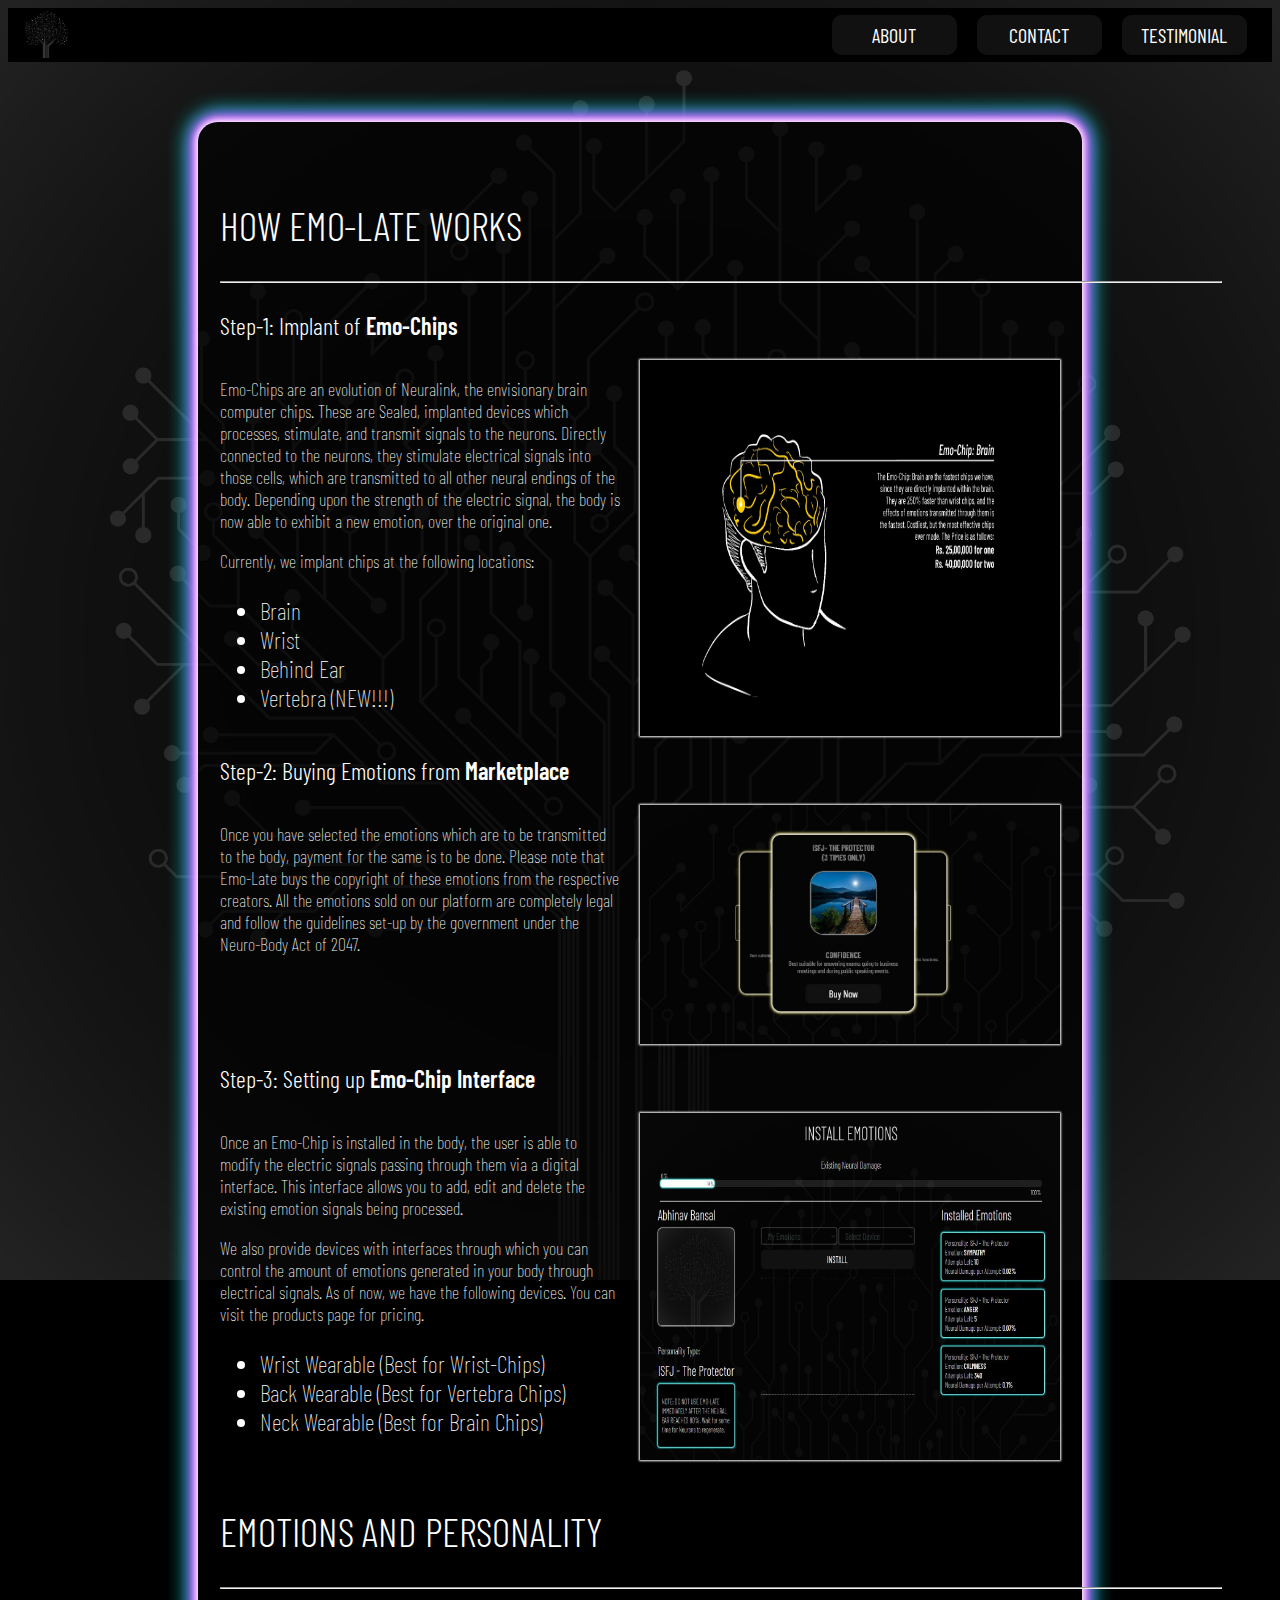
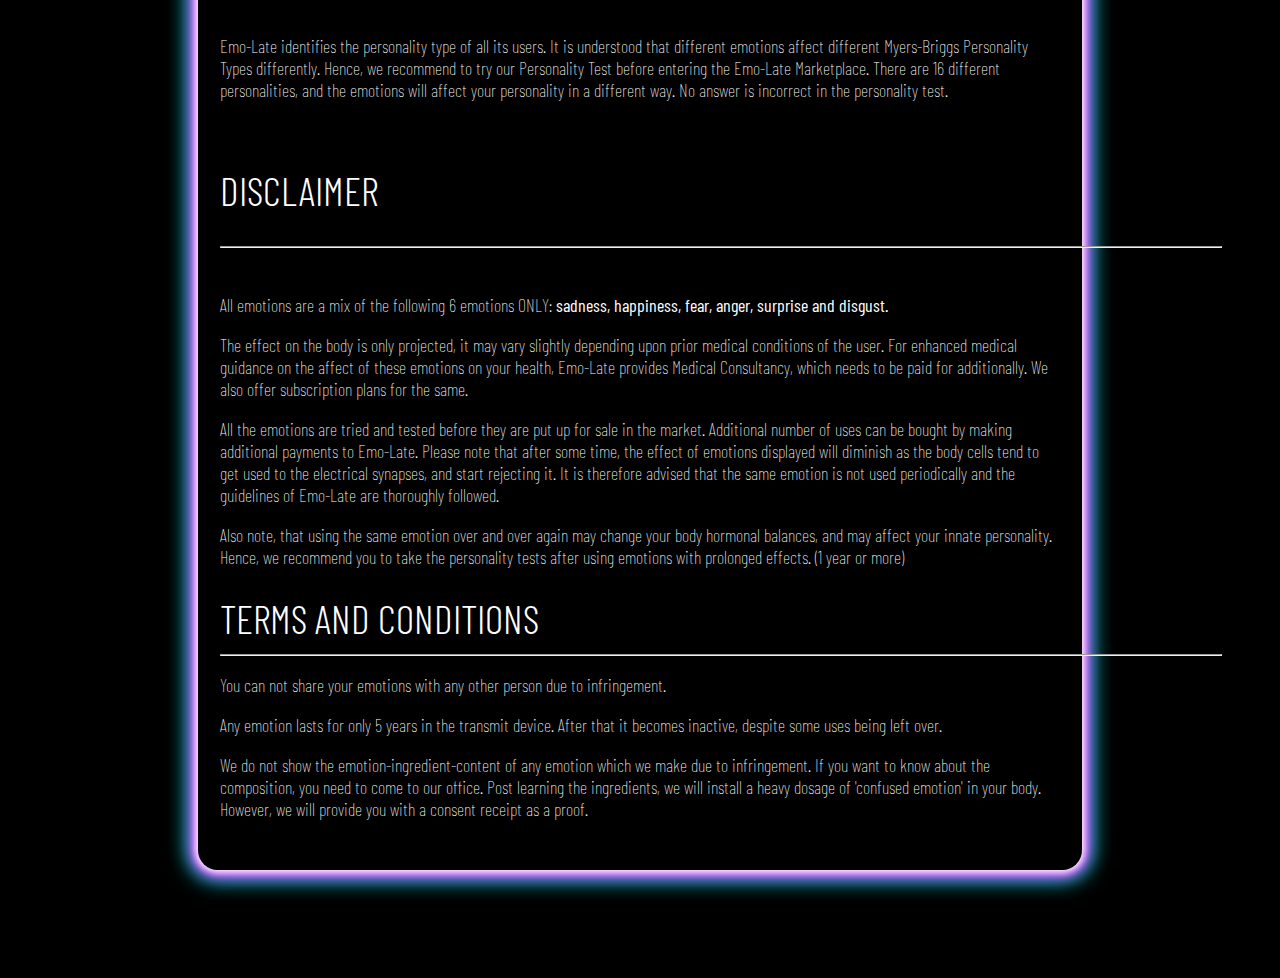
<file: about.html>
<!DOCTYPE html>
<html lang="en">

<head>
    <meta charset="UTF-8">
    <meta http-equiv="X-UA-Compatible" content="IE=edge">
    <meta name="viewport" content="width=device-width, initial-scale=1.0">
    <title>About</title>
    <link rel="preconnect" href="https://fonts.googleapis.com">
    <link rel="preconnect" href="https://fonts.gstatic.com" crossorigin>
    <link href="https://fonts.googleapis.com/css2?family=Barlow+Condensed:ital,wght@0,100;0,200;0,300;0,400;0,500;0,600;0,700;1,100;1,200;1,300;1,400;1,500;1,600;1,700&family=Raleway:wght@800&display=swap" rel="stylesheet">
    <link rel="stylesheet" href="stylesheet_about.css">

</head>

<body>

    <div class="topHeader">
        <!-- Add logo image here -->
        <a href="homepage.html"><img src="Images/dataTree.png" alt="" class="homeButton"></a>
        <div class="buttonsNav">
            <a href="about.html"><button class="glowButton short150">ABOUT</button></a>
            <a href=""><button class="glowButton short150">CONTACT</button></a>
            <a href="testimonial.html"><button class="glowButton short150">TESTIMONIAL</button></a>
        </div>
    </div>

    <div class="mainBody">
        <div class="bodyText">
            <h1 class="heading">How Emo-Late Works</h1>
            <hr>
            <div class="product">
                <span class="title">Step-1: Implant of <span class="mainTitle">Emo-Chips</span></span>
                <div class="productInfo">
                    <div class="text">
                        <p class="descText">Emo-Chips are an evolution of Neuralink, the envisionary brain computer chips. These are Sealed, implanted devices which processes, stimulate, and transmit signals to the neurons. Directly connected to the neurons, they stimulate
                            electrical signals into those cells, which are transmitted to all other neural endings of the body. Depending upon the strength of the electric signal, the body is now able to exhibit a new emotion, over the original one.</p>
                        <p class="descText">
                            Currently, we implant chips at the following locations:
                            <ul class="descTextLarge">
                                <li>Brain</li>
                                <li>Wrist</li>
                                <li>Behind Ear</li>
                                <li>Vertebra (NEW!!!)</li>
                            </ul>
                        </p>
                    </div>
                    <img src="Images/product_brain.jpg" alt="" class="productImg">
                </div>
            </div>

            <div class="product">
                <span class="title">Step-2: Buying Emotions from<span class="mainTitle"> Marketplace</span></span>
                <div class="productInfo">
                    <p class="descText">Once you have selected the emotions which are to be transmitted to the body, payment for the same is to be done. Please note that Emo-Late buys the copyright of these emotions from the respective creators. All the emotions sold on
                        our platform are completely legal and follow the guidelines set-up by the government under the Neuro-Body Act of 2047.</p>
                    <img src="Images/buy.JPG" alt="" class="productImg">

                </div>

            </div>

            <div class="product">
                <span class="title">Step-3: Setting up <span class="mainTitle">Emo-Chip Interface</span></span>
                <div class="productInfo">
                    <div class="text">
                        <p class="descText">Once an Emo-Chip is installed in the body, the user is able to modify the electric signals passing through them via a digital interface. This interface allows you to add, edit and delete the existing emotion signals being processed.
                        </p>
                        <p class="descText">
                            We also provide devices with interfaces through which you can control the amount of emotions generated in your body through electrical signals. As of now, we have the following devices. You can visit the products page for pricing.
                            <ul class="descTextLarge">
                                <li>Wrist Wearable (Best for Wrist-Chips)</li>
                                <li>Back Wearable (Best for Vertebra Chips)</li>
                                <li>Neck Wearable (Best for Brain Chips)</li>
                            </ul>
                        </p>
                    </div>
                    <img src="Images/installing.JPG" alt="" class="productImg">
                </div>
            </div>

            <h1 class="heading">Emotions and Personality</h1>
            <hr>
            <div class="text">
                <p class="descText">Emo-Late identifies the personality type of all its users. It is understood that different emotions affect different Myers-Briggs Personality Types differently. Hence, we recommend to try our Personality Test before entering the Emo-Late
                    Marketplace. There are 16 different personalities, and the emotions will affect your personality in a different way. No answer is incorrect in the personality test.
                </p>
            </div>
            <h1 class="heading">Disclaimer</h1>
            <hr>
            <div class="text">
                <p class="descText">All emotions are a mix of the following 6 emotions ONLY: <b> sadness, happiness, fear, anger, surprise and disgust.</b>
                </p>
                <p class="descText">The effect on the body is only projected, it may vary slightly depending upon prior medical conditions of the user. For enhanced medical guidance on the affect of these emotions on your health, Emo-Late provides Medical Consultancy, which
                    needs to be paid for additionally. We also offer subscription plans for the same.
                </p>
                <p class="descText">All the emotions are tried and tested before they are put up for sale in the market. Additional number of uses can be bought by making additional payments to Emo-Late. Please note that after some time, the effect of emotions displayed
                    will diminish as the body cells tend to get used to the electrical synapses, and start rejecting it. It is therefore advised that the same emotion is not used periodically and the guidelines of Emo-Late are thoroughly followed.
                </p>
                <p class="descText"> Also note, that using the same emotion over and over again may change your body hormonal balances, and may affect your innate personality. Hence, we recommend you to take the personality tests after using emotions with prolonged effects.
                    (1 year or more)
                </p>
                <h1 class="heading">Terms and Conditions</h1>
                <hr>
                <div class="text">
                    <p class="descText">You can not share your emotions with any other person due to infringement.
                    </p>
                    <p class="descText">Any emotion lasts for only 5 years in the transmit device. After that it becomes inactive, despite some uses being left over.
                    </p>
                    <p class="descText">We do not show the emotion-ingredient-content of any emotion which we make due to infringement. If you want to know about the composition, you need to come to our office. Post learning the ingredients, we will install a heavy dosage
                        of 'confused emotion' in your body. However, we will provide you with a consent receipt as a proof.
                    </p>


                </div>
            </div>
        </div>
</body>

</html>
</file>
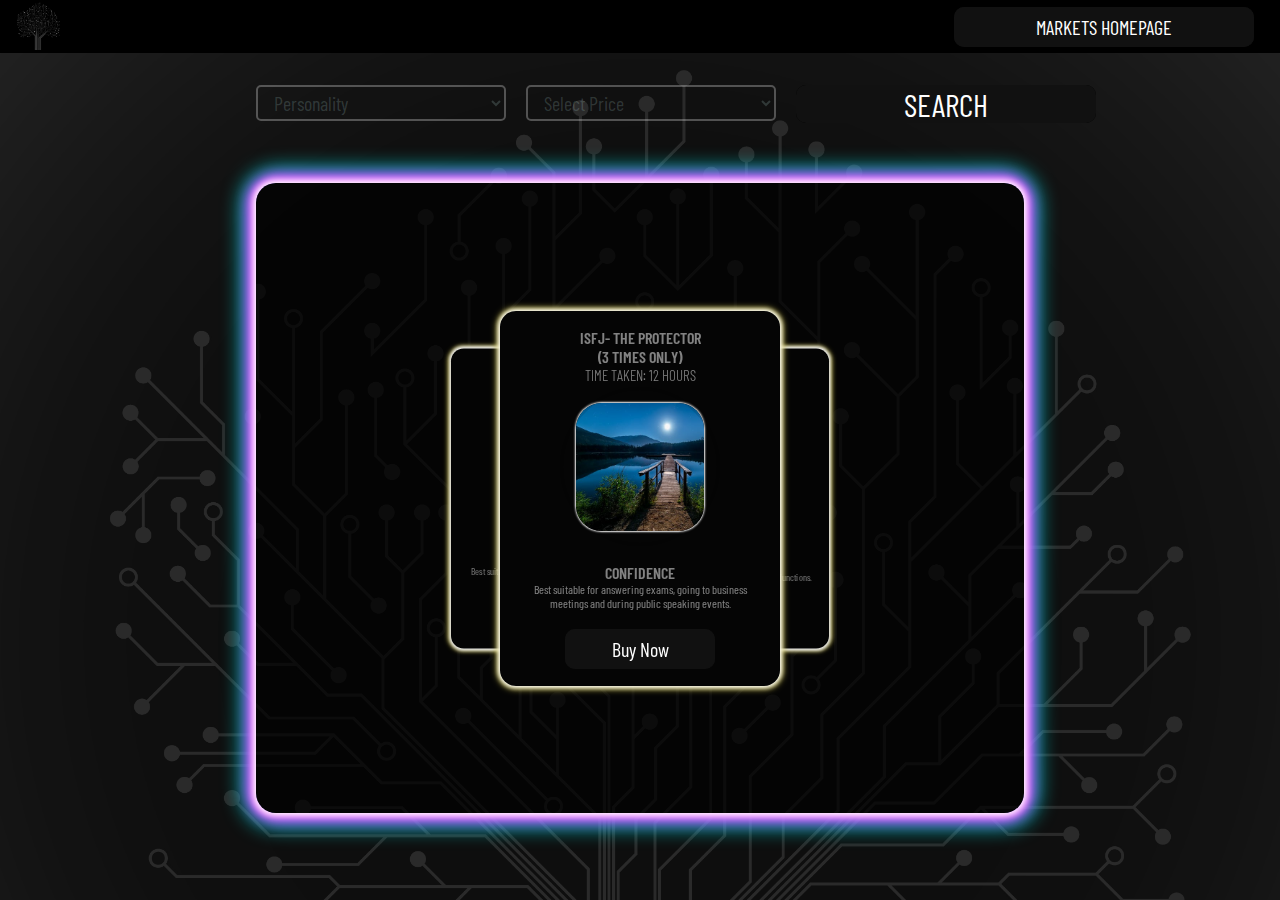
<file: emotionMarket.html>
<!DOCTYPE html>
<html lang="en">

<head>
    <meta charset="UTF-8">
    <meta http-equiv="X-UA-Compatible" content="IE=edge">
    <meta name="viewport" content="width=device-width, initial-scale=1.0">
    <title>Emotion Market</title>
    <link rel="preconnect" href="https://fonts.googleapis.com">
    <link rel="preconnect" href="https://fonts.gstatic.com" crossorigin>
    <link href="https://fonts.googleapis.com/css2?family=Barlow+Condensed:ital,wght@0,100;0,200;0,300;0,400;0,500;0,600;0,700;1,100;1,200;1,300;1,400;1,500;1,600;1,700&family=Raleway:wght@800&display=swap" rel="stylesheet">

    <link rel="stylesheet" href="stylesheet_emotionMarket.css">
</head>

<body>

    <div class="topHeader">
        <!-- Add logo image here -->
        <a href="homepage.html"><img src="Images/dataTree.png" alt="" class="homeButton"></a>

        <!-- <p id="navText" class="capsText"> NEW!!! Click here for Holo Mode!!!</p> -->

        <div class="buttonsNav">
            <a href="marketplace.html"><button class="glowButton long300">MARKETS HOMEPAGE</button></a>
        </div>
    </div>

    <div class="features">
        <div class="personalitySelect">
            <select name="personality" class="formInput" id="personalityTest" aria-placeholder="Myers-Briggs Personality">
                <option value="" disabled selected>Personality</option>
                <option value="MB1">ISTJ - The Inspector</option>
                <option value="MB2">ISTP - The Crafter</option>
                <option value="MB3">ISFJ - The Protector</option>
                <option value="MB4">ISFP - The Artist</option>
                <option value="MB5">INFJ - The Advocate</option>
                <option value="MB6">INFP - The Mediator</option>
                <option value="MB7">INTJ - The Architect</option>
                <option value="MB8">INTP - The Thinker</option>
                <option value="MB9">ESTP - The Persuader</option>
                <option value="MB10">ESTJ - The Director</option>
                <option value="MB11">ESFP - The Performer</option>
                <option value="MB12">ESFJ - The Caregiver</option>
                <option value="MB13">ENFP - The Champion</option>
                <option value="MB14">ENFJ - The Giver</option>
                <option value="MB15">ENTP - The Debater</option>
                <option value="MB16">ENTJ - The Commander</option>
            </select>
        </div>
        <div class="priceFilter">
            <select name="price" class="formInput" id="priceFilter" aria-placeholder="Prices">
                <option value="" disabled selected>Select Price</option>
                <option value="price">Under Rs. 10,0000</option>
                <option value="price2">Rs.10,000 - Rs.99,999</option>
                <option value="price3">Rs. 100,000 - Rs. 999,999</option>
                <option value="price4">Rs. 10,00,000 Above</option>
                <option value="price5">All Prices</option>
            </select>
        </div>
        <button class="glowButton type2">SEARCH</button>
    </div>
    <div class="container">
        <div class="card-carousel">
            <div class="card" id="1">
                <div class="personalityHeading">
                    <p>ISFJ- The Protector</p>
                    <p>(25 Times Only)</p>
                    <p class="smallHeading">Time Taken: 1 Minute</p>

                </div>
                <br>
                <div class="image-container"></div>
                <p class="personalityHeading">CALMNESS</p>
                <p class="innerText">Suited to curb anxiety immediately. Use during exams, sleep, trip-nights, important dates.</p>
                <br>
                <button id="buy-button-1" class="glowButton short150">Buy Now</button>
            </div>
            <div class="card" id="2">
                <div class="personalityHeading">
                    <p>ISFJ- The Protector</p>
                    <p>(7 Times Only)</p>
                    <p class="smallHeading">Time Taken: 24 Hours</p>
                </div>
                <br>
                <div class="image-container"></div>
                <p class="personalityHeading">ANGER</p>
                <p class="innerText">Best suitable for soft-spoken people to become firm with their decisions, suited for acting.</p>
                <br>
                <button id="buy-button-2" class="glowButton short150">Buy Now</button>
            </div>
            <div class="card" id="3">
                <div class="personalityHeading">
                    <p>ISFJ- The Protector</p>
                    <p>(3 Times Only)</p>
                    <p class="smallHeading">Time Taken: 12 Hours</p>
                </div>
                <br>
                <div class="image-container"></div>
                <p class="personalityHeading">CONFIDENCE</p>
                <p class="innerText">Best suitable for answering exams, going to business meetings and during public speaking events.</p>
                <br>
                <button id="buy-button-3" class="glowButton short150">Buy Now</button>
            </div>
            <div class="card" id="4">
                <div class="personalityHeading">
                    <p>ISFJ- The Protector</p>
                    <p>(10 Times Only)</p>
                    <p class="smallHeading">Time Taken: 8 Hours</p>
                </div>
                <br>
                <div class="image-container"></div>
                <p class="personalityHeading">EMPATHY</p>
                <p class="innerText">Best suitable for juries, trips, funerals and public functions.</p>
                <br>
                <button id="buy-button-4" class="glowButton short150">Buy Now</button>
            </div>
            <div class="card" id="5">
                <div class="personalityHeading">
                    <p>ISFJ- The Protector</p>
                    <p>(7 Times Only)</p>
                    <p class="smallHeading">Time Taken: 12 Hours</p>
                </div>
                <br>
                <div class="image-container"></div>
                <p class="personalityHeading">COMPASSION</p>
                <p class="innerText">Best suitable for dating, child-raising, workplaces.</p>
                <br>
                <button id="buy-button-5" class="glowButton short150">Buy Now</button>
            </div>
        </div>

        <a href="#" class="visuallyhidden card-controller">Carousel controller</a>
    </div>

    <script src="app_EmotionMarket.js"></script>
</body>

</html>
</file>
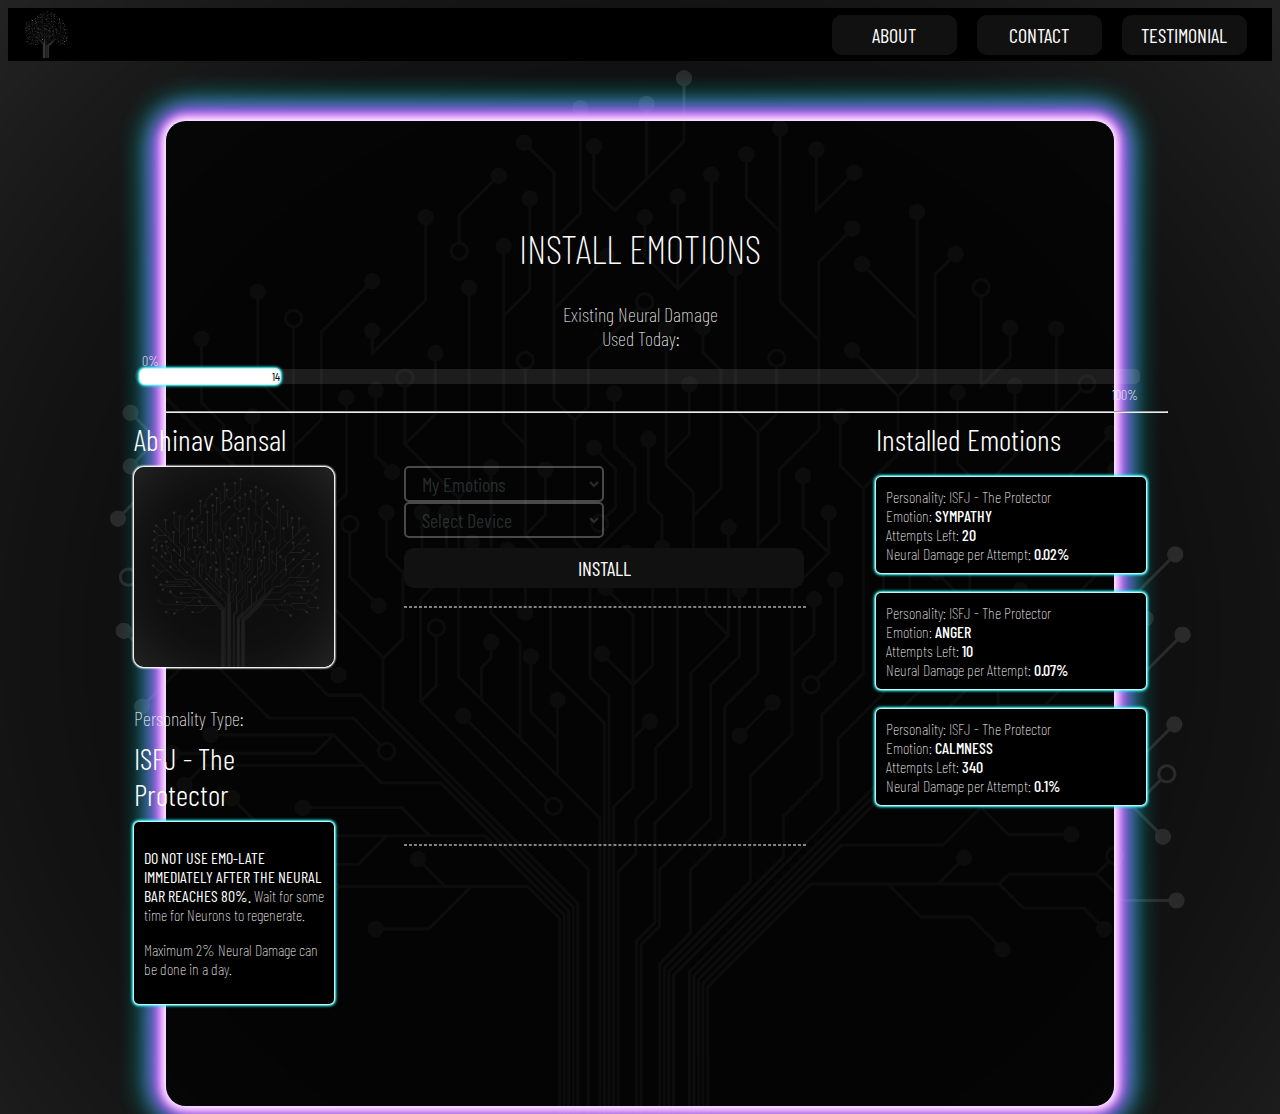
<file: installation.html>
<!DOCTYPE html>
<html lang="en">

<head>
    <meta charset="UTF-8">
    <meta http-equiv="X-UA-Compatible" content="IE=edge">
    <meta name="viewport" content="width=device-width, initial-scale=1.0">
    <title>Emo-Late</title>
    <link rel="preconnect" href="https://fonts.googleapis.com">
    <link rel="preconnect" href="https://fonts.gstatic.com" crossorigin>
    <link href="https://fonts.googleapis.com/css2?family=Barlow+Condensed:ital,wght@0,100;0,200;0,300;0,400;0,500;0,600;0,700;1,100;1,200;1,300;1,400;1,500;1,600;1,700&family=Raleway:wght@800&display=swap" rel="stylesheet">
    <link rel="stylesheet" href="stylesheet_installation.css">
</head>

<body>

    <div class="topHeader">
        <!-- Add logo image here -->
        <a href="homepage.html"><img src="Images/dataTree.png" alt="" class="homeButton"></a>

        <!-- <p id="navText" class="capsText"> NEW!!! Click here for Holo Mode!!!</p> -->

        <div class="buttonsNav">
            <a href="about.html"><button class="glowButton short150">ABOUT</button></a>
            <a href=""><button class="glowButton short150">CONTACT</button></a>
            <a href=""><button class="glowButton short150">TESTIMONIAL</button></a>
        </div>
    </div>

    <div class="mainBody">
        <div class="mainHeading">
            <p class="heading">INSTALL EMOTIONS</p>
        </div>
        <div class="existing-bar">
            <span class="allSubs ">Existing Neural Damage</span>
            <br>
            <span class="allSubs ">Used Today:</span><span id="used" class="allSubs glow"></span>
            <br>
            <span class="labels left">0%</span>
            <br>
            <div class="range-container">
                <div id="bar-value" class="existing-neural bar14">14</div>
            </div>
            <span class="labels right">100%</span>
        </div>
        <br>
        <br>
        <hr class="hrEmotion" width="1000px">


        <!-- left information -->
        <div class="mainInfo">
            <div class="leftInfo">
                <span class="allSubanswer">Abhinav Bansal</span>
                <div class="imageLeft">
                    <img src="Images/dataTree2.jpg" alt="Profile Picture" class="imageLeft">
                </div>
                <br>
                <span class="allSubs">Personality Type:</span>
                <span class="allSubanswer">ISFJ - The Protector</span>
                <div class="personality-box-left">
                    <p class="all-subs-small"><b> DO NOT USE EMO-LATE IMMEDIATELY AFTER THE NEURAL BAR REACHES 80%.</b> Wait for some time for Neurons to regenerate.</p>
                    <p class="all-subs-small">Maximum 2% Neural Damage can be done in a day.</p>
                </div>
            </div>
            <!-- jribh slider -->
            <!-- <div class="ranges">
                <div class="slider-container">
                    <span class="bar"><span class="fill"></span></span>
                    <input id="slider" class="slider" type="range" min="0" max="50" value="10" id="strength" name="strength">
                </div>
            </div> -->

            <!-- middle information -->
            <div class="middleInfo">
                <div class="selectInfo">
                    <select id="personalitySelect" name="myEmotions" class="formInput" id="myEmotions" aria-placeholder="My Emotions">
                        <option value="" disabled selected>My Emotions</option>
                        <option id="anger1" value="1">Anger</option>
                        <option id="sympathy1" value="2">Sympathy</option>
                        <option id="calmness1" value="3">Calmness</option>
                    </select>
                    <select name="device" class="formInput" id="device" aria-placeholder="Select Device">
                        <option value="" disabled selected>Select Device</option>
                        <option value="1">Wrist Band</option>
                        <option value="2">Back Strap</option>
                        <option value="3">Neck Band</option>
                    </select>
                </div>

                <button id="install" class="glowButton long500">INSTALL</button>

                <hr class="dotted">

                <div class="installing">
                    <p id="inst" class="glow heading3"></p>
                </div>
                <!-- progress bar -->
                <!-- <div class="empty">
                    <div id="hidden" class="progress-container">
                        <div class="progress progress-striped">
                            <div class="progress-bar">
                            </div>
                        </div>
                    </div>
                </div> -->

                <hr class="dotted">
                <div class="textInfo">
                    <span id="time-span" class="allSubs"></span>
                    <br>
                    <span id="effect-span" class="allSubs"></span>

                </div>

            </div>
            <div class="rightInfo">
                <span class="allSubanswer">Installed Emotions</span>
                <div class="personality-box">
                    <span class="all-subs-small">Personality: ISFJ - The Protector</span>
                    <br>
                    <span class="all-subs-small">Emotion: <span class="all-subs-small caps">SYMPATHY</span></span>
                    <br>
                    <span class="all-subs-small">Attempts Left: <span id="sympathyTries" class="all-subs-small caps">20</span></span>
                    <br>
                    <span class="all-subs-small">Neural Damage per Attempt: <span id="val-sympathy" class="all-subs-small caps">0.02<span class="all-subs-small caps">%</span></span>
                    </span>
                </div>
                <div class="personality-box">
                    <span class="all-subs-small">Personality: ISFJ - The Protector</span>
                    <br>
                    <span class="all-subs-small">Emotion: <span class="all-subs-small caps">ANGER</span></span>
                    <br>
                    <span class="all-subs-small">Attempts Left: <span id="angerTries" class="all-subs-small caps">10</span></span>
                    <br>
                    <span class="all-subs-small">Neural Damage per Attempt: <span id="val-anger" class="all-subs-small caps">0.07<span class="all-subs-small caps">%</span></span>
                </div>
                <div class="personality-box">
                    <span class="all-subs-small">Personality: ISFJ - The Protector</span>
                    <br>
                    <span class="all-subs-small">Emotion: <span class="all-subs-small caps">CALMNESS</span></span>
                    <br>
                    <span class="all-subs-small">Attempts Left: <span id="calmnessTries" class="all-subs-small caps">340</span></span>
                    <br>
                    <span class="all-subs-small">Neural Damage per Attempt: <span id="val-calmness" class="all-subs-small caps">0.1<span class="all-subs-small caps">% </span></span>
                    </span>
                </div>


                <br><br>

                <!-- <span class="allSubs">Projected Neural Damage:</span>
                <input type="range" name="" id="">
                <div class="slide-range">
                    <span class="bar"><span class="fill"></span></span>
                    <input id="slider" class="slider" type="range" min="0" max="100" value="17" id="existing" name="existing">
                </div> -->

                <!-- progress gif -->



            </div>

        </div>

    </div>
    <!-- <div class="ranges">
        <div class="slider-container">
            <span class="bar"><span class="fill"></span></span>
            <input id="slider" class="slider" type="range" min="0" max="50" value="10" id="strength" name="strength">
        </div>
        <div class="slider-container">
            <span class="bar2"><span class="fill2"></span></span>
            <input id="slider2" class="slider2" type="range" min="0" max="50" value="10" id="intelligence" name="intelligence">
        </div>
        <div class="slider-container">
            <span class="bar3"><span class="fill3"></span></span>
            <input id="slider3" class="slider3" type="range" min="0" max="50" value="10" id="emotion" name="emotion">
        </div>
        <div class="slider-container">
            <span class="bar4"><span class="fill4"></span></span>
            <input id="slider4" class="slider4" type="range" min="0" max="50" value="10" id="immunity" name="immunity">
        </div>
        <div class="slider-container">
            <span class="bar5"><span class="fill5"></span></span>
            <input id="slider5" class="slider5" type="range" min="0" max="50" value="10" id="confidence" name="confidence">
        </div>
    </div> -->
    <script src="https://cdnjs.cloudflare.com/ajax/libs/jquery/3.6.0/jquery.min.js" integrity="sha512-894YE6QWD5I59HgZOGReFYm4dnWc1Qt5NtvYSaNcOP+u1T9qYdvdihz0PPSiiqn/+/3e7Jo4EaG7TubfWGUrMQ==" crossorigin="anonymous"></script>
    <script src="installation_js.js"></script>
</body>

</html>
</file>
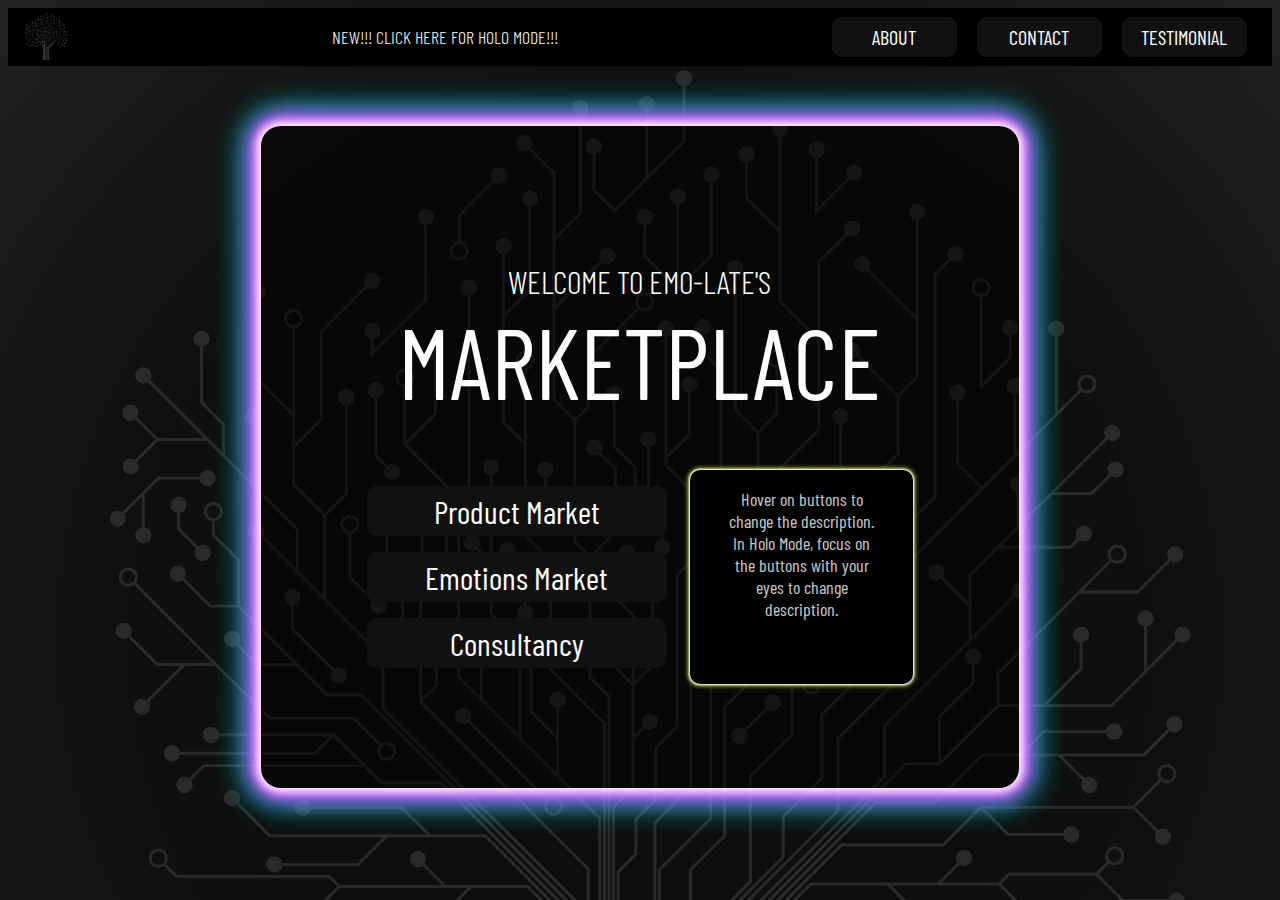
<file: marketplace.html>
<!DOCTYPE html>
<html lang="en">

<head>
    <meta charset="UTF-8">
    <meta http-equiv="X-UA-Compatible" content="IE=edge">
    <meta name="viewport" content="width=device-width, initial-scale=1.0">
    <title>Emo-Late</title>
    <link rel="preconnect" href="https://fonts.googleapis.com">
    <link rel="preconnect" href="https://fonts.gstatic.com" crossorigin>
    <link href="https://fonts.googleapis.com/css2?family=Barlow+Condensed:ital,wght@0,100;0,200;0,300;0,400;0,500;0,600;0,700;1,100;1,200;1,300;1,400;1,500;1,600;1,700&family=Raleway:wght@800&display=swap" rel="stylesheet">
    <link rel="stylesheet" href="stylesheet_marketplace.css">
</head>

<body>
    <div class="topHeader">
        <!-- Add logo image here -->
        <a href="homepage.html"><img src="Images/dataTree.png" alt="" class="homeButton"></a>

        <p id="navText" class="capsText"> NEW!!! Click here for Holo Mode!!!</p>

        <div class="buttonsNav">
            <a href=""><button class="glowButton short150">ABOUT</button></a>
            <a href=""><button class="glowButton short150">CONTACT</button></a>
            <a href=""><button class="glowButton short150">TESTIMONIAL</button></a>
        </div>
    </div>

    <div class="mainBody">
        <div class="mainHeading">
            <span class="heading">Welcome to Emo-Late's</span>
            <br>
            <span class="heading2">MARKETPLACE</span>
        </div>
        <div class="marketInfo">
            <div class="leftButtons">
                <p><a href="products.html"><button id="button1" class="glowButton">Product Market</button></a></p>
                <p><a href="emotionMarket.html"><button id="button2" class="glowButton">Emotions Market</button></a></p>
                <p><a href="#/"><button id="button3" class="glowButton">Consultancy</button> </a></p>
            </div>
            <div class="rightText">
                <p id="description" class="descText">Hover on buttons to change the description. In Holo Mode, focus on the buttons with your eyes to change description.</p>
            </div>
        </div>
    </div>

    <script src="marketplace_js.js"></script>
</body>

</html>
</file>
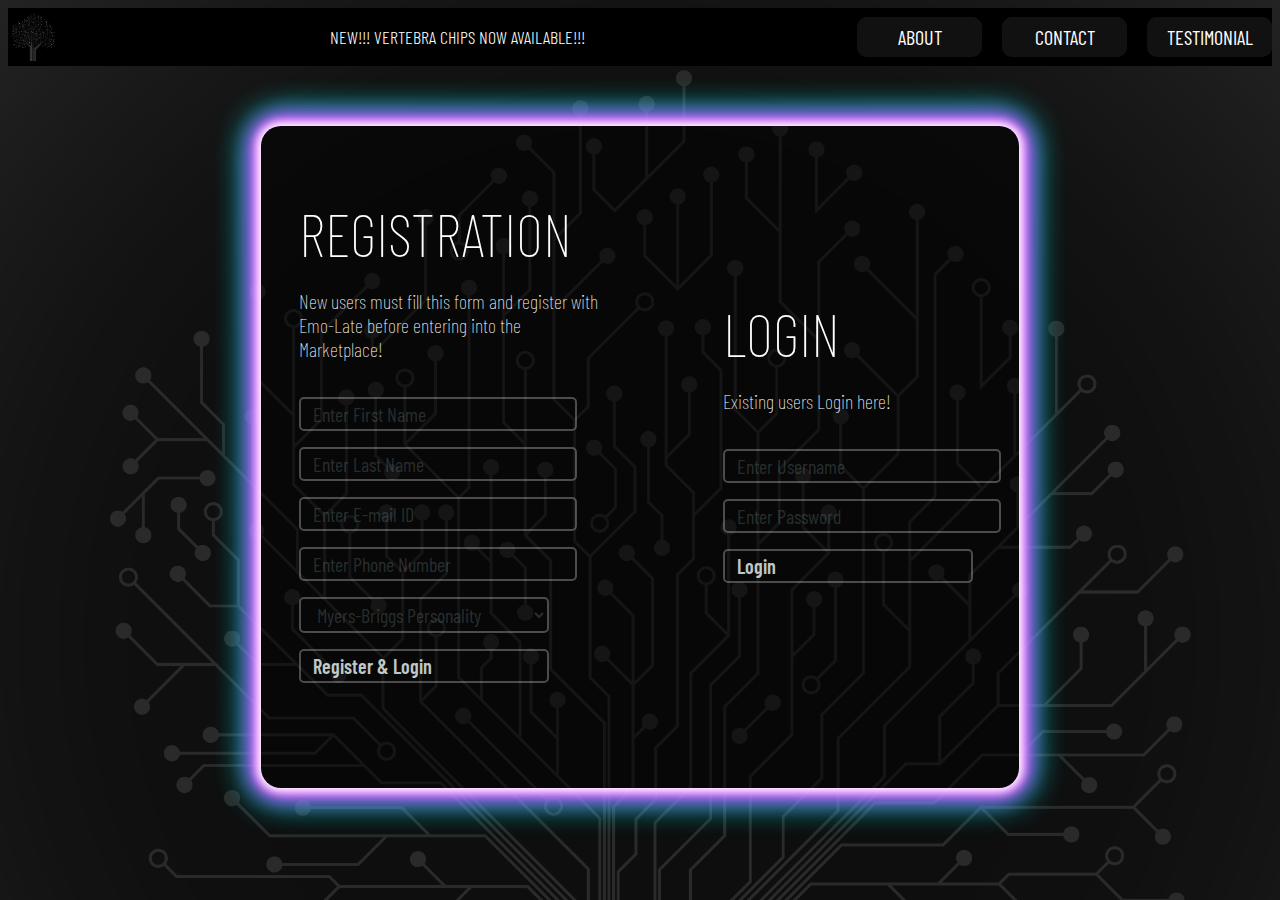
<file: markets.html>
<!DOCTYPE html>
<html lang="en">

<head>
    <meta charset="UTF-8">
    <meta http-equiv="X-UA-Compatible" content="IE=edge">
    <meta name="viewport" content="width=device-width, initial-scale=1.0">
    <title>Markets</title>
     <link rel="preconnect" href="https://fonts.googleapis.com">
    <link rel="preconnect" href="https://fonts.gstatic.com" crossorigin>
    <link href="https://fonts.googleapis.com/css2?family=Barlow+Condensed:ital,wght@0,100;0,200;0,300;0,400;0,500;0,600;0,700;1,100;1,200;1,300;1,400;1,500;1,600;1,700&family=Raleway:wght@800&display=swap" rel="stylesheet">

    <link rel="stylesheet" href="stylesheet_markets.css"> 

</head>

<body>

    <div class="topHeader">
        <!-- Add logo image here -->
        <a href="homepage.html"><img src="Images/dataTree.png" alt="" class="homeButton"></a>

        <p id="navText" class="capsText"> NEW!!! Vertebra chips now available!!!</p>

        <div class="buttonsNav">
            <a href="about.html"><button class="glowButton short150">ABOUT</button></a>
            <a href=""><button class="glowButton short150">CONTACT</button></a>
            <a href=""><button class="glowButton short150">TESTIMONIAL</button></a>
        </div>
    </div>

    <div class="mainBody">
        <div class="leftText">
            <div class="textOnly">
                <span class="heading">Registration</span>
                <p class="textMain">New users must fill this form and register with Emo-Late before entering into the Marketplace!</p>
            </div>
            <div class="regForm">
                <form action="marketplace.html">
                    <p><input id="firstName" type="text" placeholder="Enter First Name" class="formInput"></p>
                    <p><input id="lastName" type="text" placeholder="Enter Last Name" class="formInput"></p>
                    <p><input id="email" type="text" placeholder="Enter E-mail ID" class="formInput"></p>
                    <p><input id="phone" type="text" placeholder="Enter Phone Number" class="formInput"></p>
                    <p><select name="personality" class="formInput" id="personalityTest" aria-placeholder="Myers-Briggs Personality">
                        <option value="" disabled selected>Myers-Briggs Personality</option>
                        <option value="MB1">ISTJ - The Inspector</option>
                        <option value="MB2">ISTP - The Crafter</option>
                        <option value="MB3">ISFJ - The Protector</option>
                        <option value="MB4">ISFP - The Artist</option>
                        <option value="MB5">INFJ - The Advocate</option>
                        <option value="MB6">INFP - The Mediator</option>
                        <option value="MB7">INTJ - The Architect</option>
                        <option value="MB8">INTP - The Thinker</option>
                        <option value="MB9">ESTP - The Persuader</option>
                        <option value="MB10">ESTJ - The Director</option>
                        <option value="MB11">ESFP - The Performer</option>
                        <option value="MB12">ESFJ - The Caregiver</option>
                        <option value="MB13">ENFP - The Champion</option>
                        <option value="MB14">ENFJ - The Giver</option>
                        <option value="MB15">ENTP - The Debater</option>
                        <option value="MB16">ENTJ - The Commander</option>
                    </select></p>
                    <p><button class="regButton">Register & Login</button></p>
                </form>

            </div>
        </div>

        <div class="rightText">
            <div class="textOnly">
                <span class="heading">Login</span>
                <p class="textMain">Existing users Login here!</p>
            </div>
            <div class="regForm">
                <form action="marketplace.html">
                    <p><input id="username" type="text" placeholder="Enter Username" class="formInput"></p>
                    <p><input id="password" type="password" placeholder="Enter Password" class="formInput"></p>
                    <p><button class="regButton">Login</button></p>
                </form>
            </div>
        </div>
    </div>

</body>

</html>
</file>
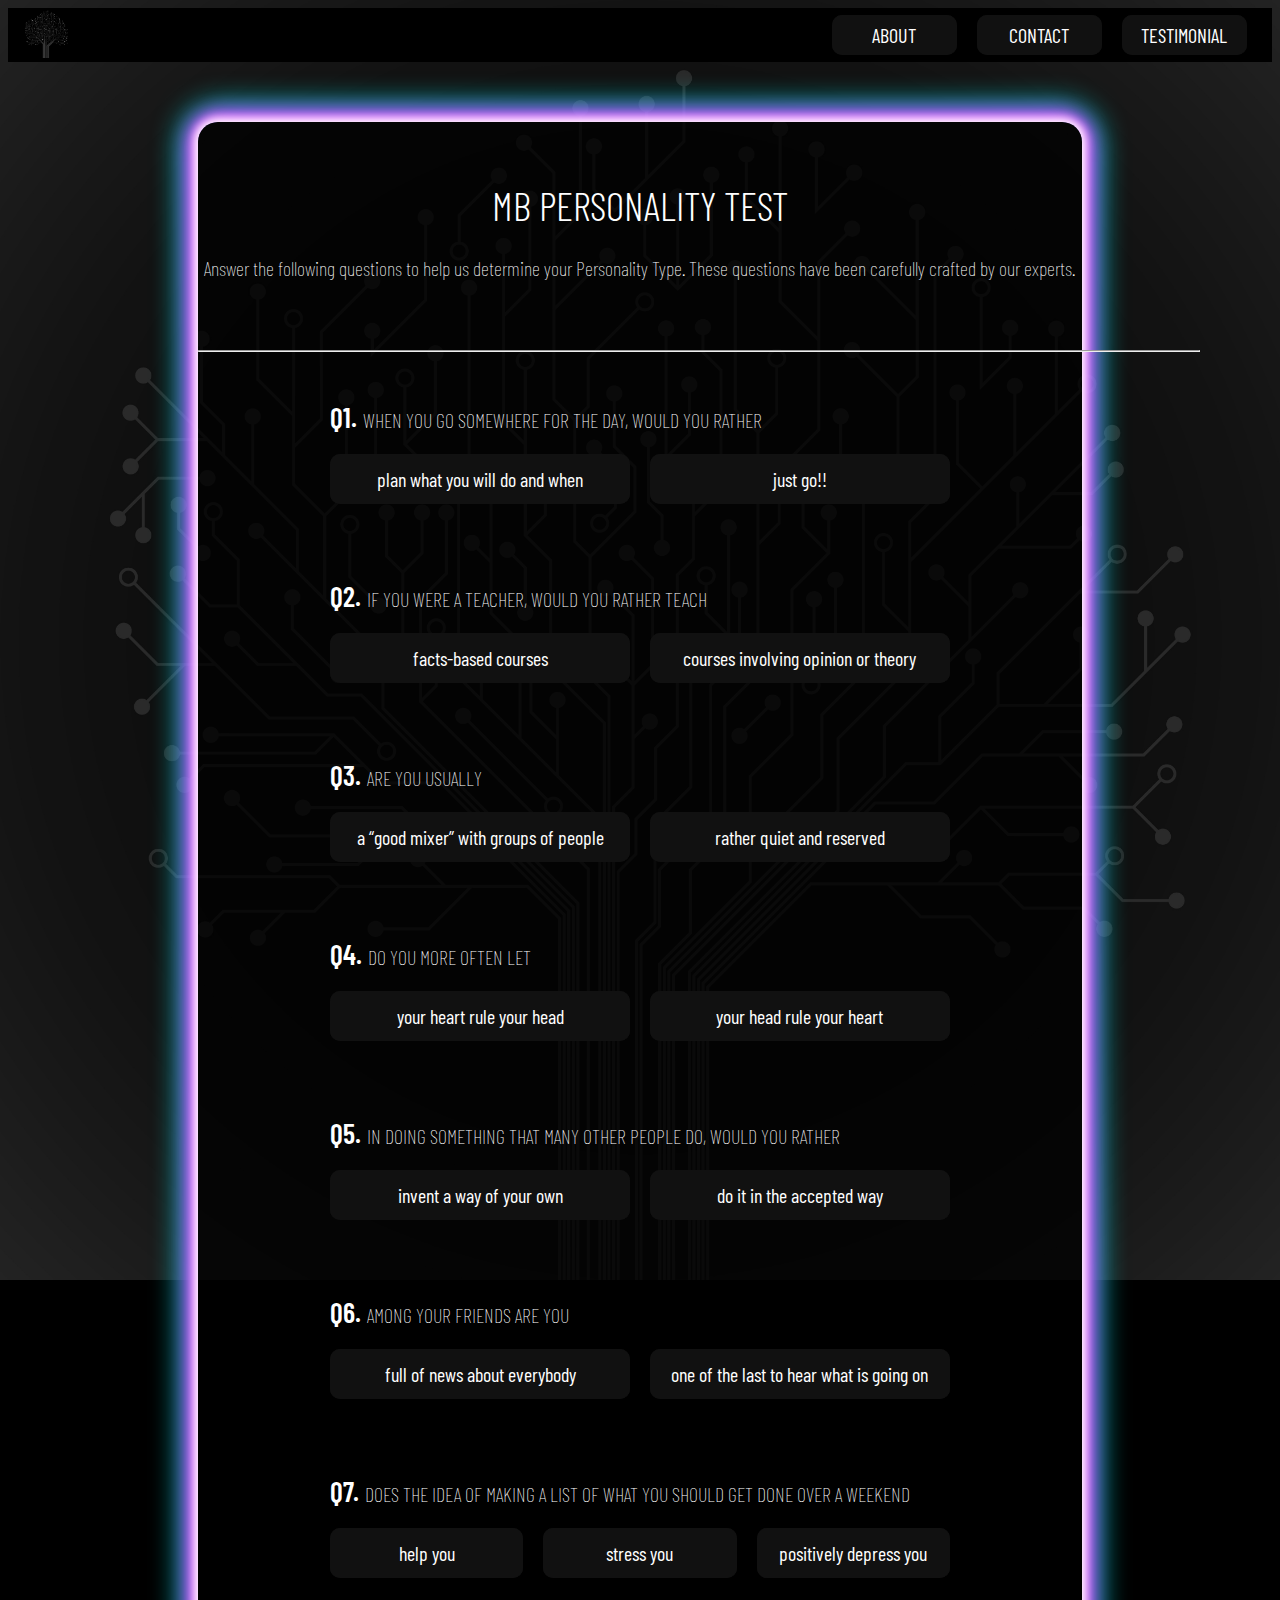
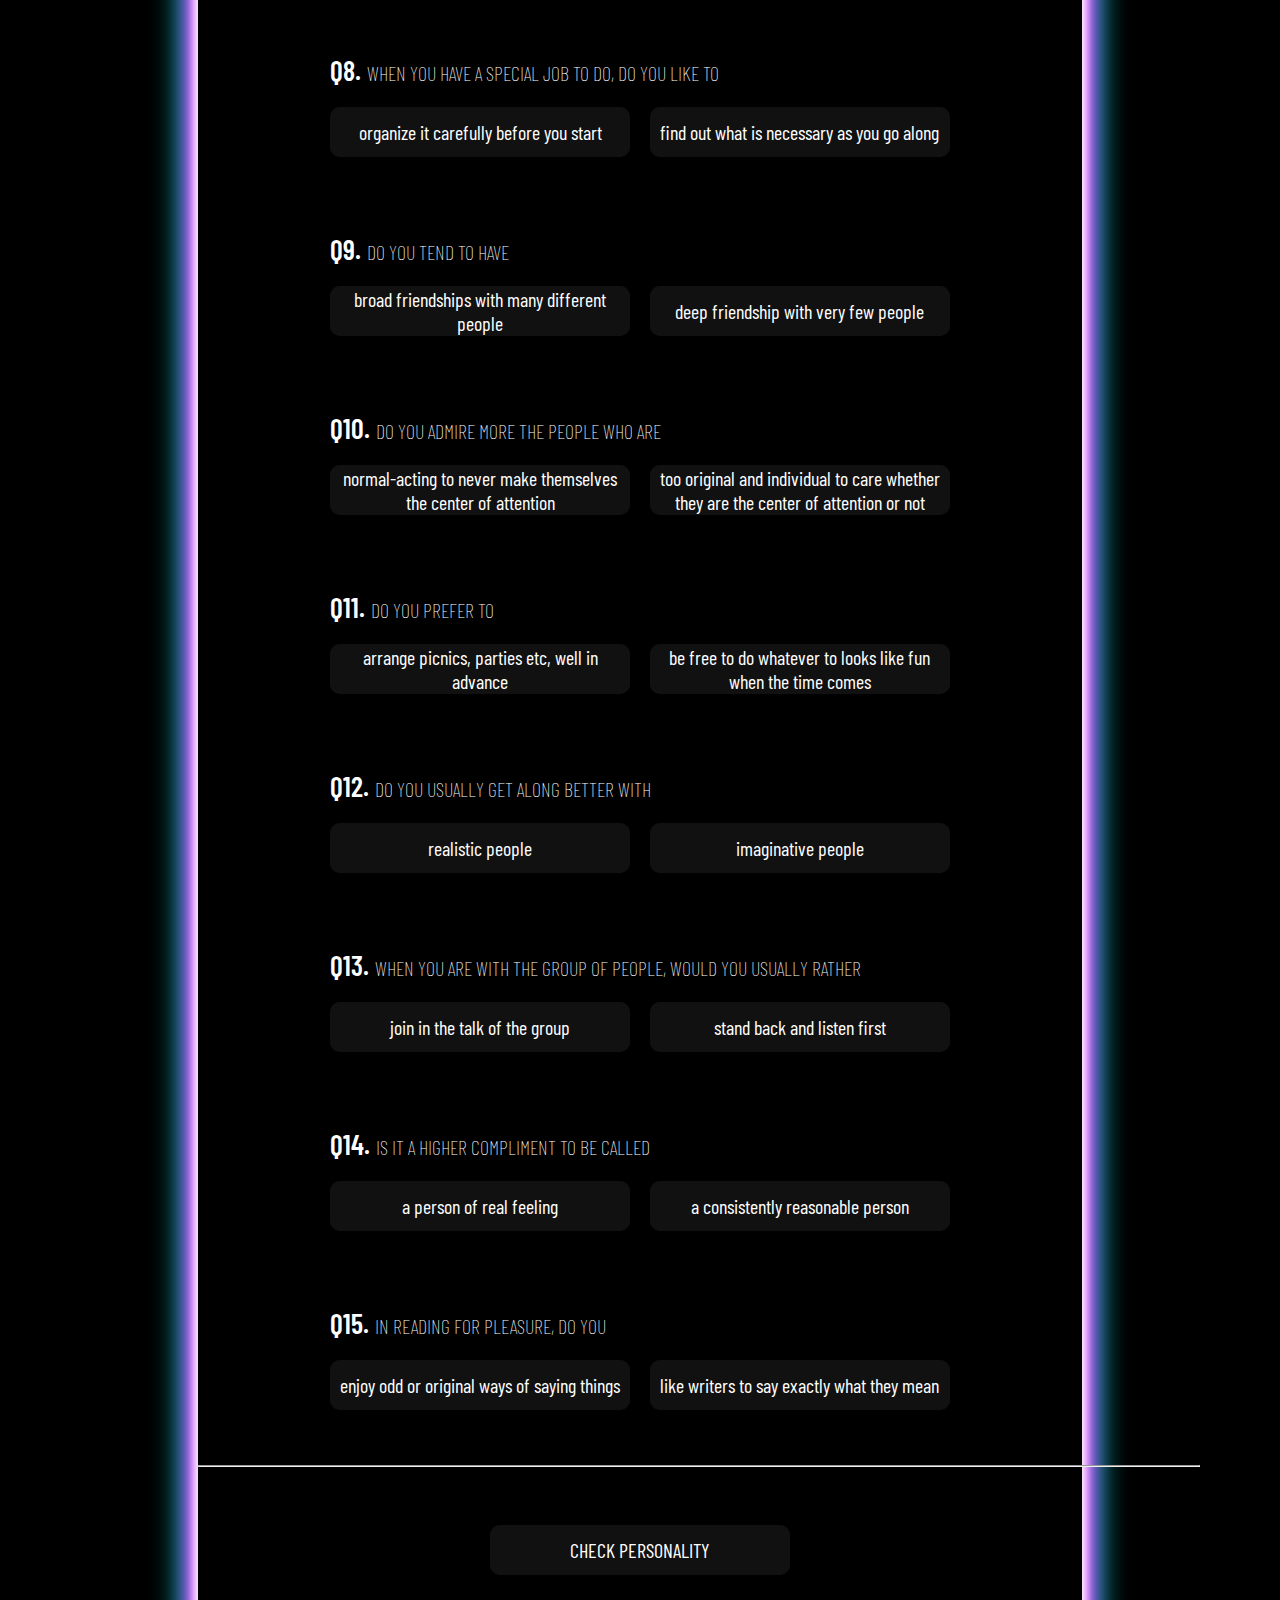
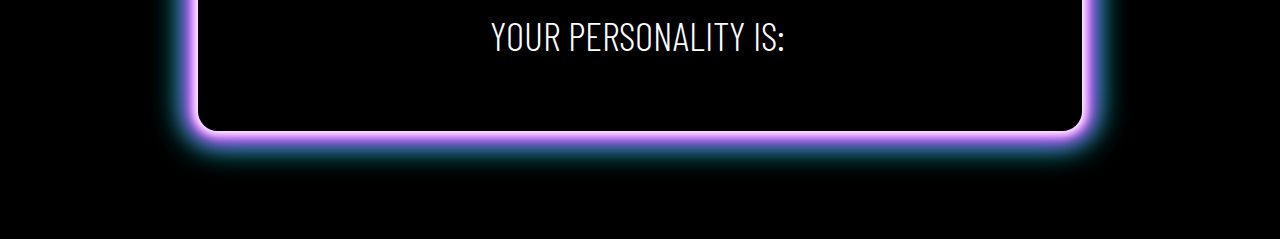
<file: MBTest.html>
<!DOCTYPE html>
<html lang="en">

<head>
    <meta charset="UTF-8">
    <meta http-equiv="X-UA-Compatible" content="IE=edge">
    <meta name="viewport" content="width=device-width, initial-scale=1.0">
    <title>MBTest</title>
    <link rel="preconnect" href="https://fonts.googleapis.com">
    <link rel="preconnect" href="https://fonts.gstatic.com" crossorigin>
    <link href="https://fonts.googleapis.com/css2?family=Barlow+Condensed:ital,wght@0,100;0,200;0,300;0,400;0,500;0,600;0,700;1,100;1,200;1,300;1,400;1,500;1,600;1,700&family=Raleway:wght@800&display=swap" rel="stylesheet">

    <link rel="stylesheet" href="stylesheet_MBTest.css">
</head>

<body>
    <div class="topHeader">
        <!-- Add logo image here -->
        <a href="homepage.html"><img src="Images/dataTree.png" alt="" class="homeButton"></a>
        <div class="buttonsNav">
            <a href="about.html"><button class="glowButton short150">ABOUT</button></a>
            <a href=""><button class="glowButton short150">CONTACT</button></a>
            <a href=""><button class="glowButton short150">TESTIMONIAL</button></a>
        </div>
    </div>

    <div class="mainBody">
        <div class="mainHeading">
            <h1 class="heading">MB Personality Test</h1>
            <p class="mainText">Answer the following questions to help us determine your Personality Type. These questions have been carefully crafted by our experts.
            </p>
        </div>
        <hr>
        <div class="questionsBody">
            <div id="q1" class="questions">
                <p class="questionText"><span class="ques">Q1. </span>WHEN YOU GO SOMEWHERE FOR THE DAY, WOULD YOU RATHER</p>
                <div class="questionOptions">
                    <button class="buttonClick glowButton smallText">PLAN WHAT YOU WILL DO AND WHEN</button>
                    <button class="buttonClick glowButton smallText"> JUST GO!!</button>
                </div>
            </div>
            <div id="q2" class="questions">
                <p class="questionText"><span class="ques">Q2. </span>IF YOU WERE A TEACHER, WOULD YOU RATHER TEACH</p>
                <div class="questionOptions">
                    <button class="buttonClick glowButton smallText">FACTS-BASED COURSES</button>
                    <button class="buttonClick glowButton smallText"> COURSES INVOLVING OPINION OR THEORY</button>
                </div>
            </div>
            <div id="q3" class="questions">
                <p class="questionText"><span class="ques">Q3. </span>ARE YOU USUALLY</p>
                <div class="questionOptions">
                    <button class="buttonClick glowButton smallText">A “GOOD MIXER” WITH GROUPS OF PEOPLE</button>
                    <button class="buttonClick glowButton smallText"> RATHER QUIET AND RESERVED</button>
                </div>
            </div>
            <div id="q4" class="questions">
                <p class="questionText"><span class="ques">Q4. </span>DO YOU MORE OFTEN LET</p>
                <div class="questionOptions">
                    <button class="buttonClick glowButton smallText">YOUR HEART RULE YOUR HEAD</button>
                    <button class="buttonClick glowButton smallText"> YOUR HEAD RULE YOUR HEART</button>
                </div>
            </div>
            <div id="q5" class="questions">
                <p class="questionText"><span class="ques">Q5. </span>IN DOING SOMETHING THAT MANY OTHER PEOPLE DO, WOULD YOU RATHER
                </p>
                <div class="questionOptions">
                    <button class="buttonClick glowButton smallText">INVENT A WAY OF YOUR OWN</button>
                    <button class="buttonClick glowButton smallText"> DO IT IN THE ACCEPTED WAY</button>
                </div>
            </div>
            <div id="q6" class="questions">
                <p class="questionText"><span class="ques">Q6. </span>AMONG YOUR FRIENDS ARE YOU</p>
                <div class="questionOptions">
                    <button class="buttonClick glowButton smallText">FULL OF NEWS ABOUT EVERYBODY</button>
                    <button class="buttonClick glowButton smallText"> ONE OF THE LAST TO HEAR WHAT IS GOING ON</button>
                </div>
            </div>
            <div id="q7" class="questions">
                <p class="questionText"><span class="ques">Q7. </span>DOES THE IDEA OF MAKING A LIST OF WHAT YOU SHOULD GET DONE OVER A WEEKEND</p>
                <div class="questionOptions">
                    <button class="buttonClick glowButton smallText">HELP YOU</button>
                    <button class="buttonClick glowButton smallText"> STRESS YOU</button>
                    <button class="buttonClick glowButton smallText"> POSITIVELY DEPRESS YOU</button>
                </div>
            </div>
            <div id="q8" class="questions">
                <p class="questionText"><span class="ques">Q8. </span>WHEN YOU HAVE A SPECIAL JOB TO DO, DO YOU LIKE TO</p>
                <div class="questionOptions">
                    <button class="buttonClick glowButton smallText">ORGANIZE IT CAREFULLY BEFORE YOU START</button>
                    <button class="buttonClick glowButton smallText"> FIND OUT WHAT IS NECESSARY AS YOU GO ALONG</button>
                </div>
            </div>
            <div id="q9" class="questions">
                <p class="questionText"><span class="ques">Q9. </span>DO YOU TEND TO HAVE</p>
                <div class="questionOptions">
                    <button class="buttonClick glowButton smallText">BROAD FRIENDSHIPS WITH MANY DIFFERENT PEOPLE</button>
                    <button class="buttonClick glowButton smallText"> DEEP FRIENDSHIP WITH VERY FEW PEOPLE</button>
                </div>
            </div>
            <div id="q10" class="questions">
                <p class="questionText"><span class="ques">Q10. </span>DO YOU ADMIRE MORE THE PEOPLE WHO ARE</p>
                <div class="questionOptions">
                    <button class="buttonClick glowButton smallText">NORMAL-ACTING TO NEVER MAKE THEMSELVES THE
                        CENTER OF ATTENTION</button>
                    <button class="buttonClick glowButton smallText"> TOO ORIGINAL AND INDIVIDUAL TO CARE WHETHER THEY
                        ARE THE CENTER OF ATTENTION OR NOT</button>
                </div>
            </div>
            <div id="q11" class="questions">
                <p class="questionText"><span class="ques">Q11. </span>DO YOU PREFER TO</p>
                <div class="questionOptions">
                    <button class="buttonClick glowButton smallText">ARRANGE PICNICS, PARTIES ETC, WELL IN ADVANCE</button>
                    <button class="buttonClick glowButton smallText"> BE FREE TO DO WHATEVER TO LOOKS LIKE FUN WHEN
                        THE TIME COMES</button>
                </div>
            </div>
            <div id="q12" class="questions">
                <p class="questionText"><span class="ques">Q12. </span>DO YOU USUALLY GET ALONG BETTER WITH</p>
                <div class="questionOptions">
                    <button class="buttonClick glowButton smallText">REALISTIC PEOPLE</button>
                    <button class="buttonClick glowButton smallText"> IMAGINATIVE PEOPLE</button>
                </div>
            </div>
            <div id="q13" class="questions">
                <p class="questionText"><span class="ques">Q13. </span>WHEN YOU ARE WITH THE GROUP OF PEOPLE, WOULD YOU USUALLY RATHER
                </p>
                <div class="questionOptions">
                    <button class="buttonClick glowButton smallText">JOIN IN THE TALK OF THE GROUP</button>
                    <button class="buttonClick glowButton smallText"> STAND BACK AND LISTEN FIRST</button>
                </div>
            </div>
            <div id="q14" class="questions">
                <p class="questionText"><span class="ques">Q14. </span>IS IT A HIGHER COMPLIMENT TO BE CALLED</p>
                <div class="questionOptions">
                    <button class="buttonClick glowButton smallText">A PERSON OF REAL FEELING</button>
                    <button class="buttonClick glowButton smallText"> A CONSISTENTLY REASONABLE PERSON</button>
                </div>
            </div>
            <div id="q15" class="questions">
                <p class="questionText"><span class="ques">Q15. </span>IN READING FOR PLEASURE, DO YOU</p>
                <div class="questionOptions">
                    <button class="buttonClick glowButton smallText">ENJOY ODD OR ORIGINAL WAYS OF SAYING THINGS</button>
                    <button class="buttonClick glowButton smallText"> LIKE WRITERS TO SAY EXACTLY WHAT THEY MEAN</button>
                </div>
            </div>
        </div>
        <hr>
        <div class="footer">
            <button id="submitBut" class="glowButton">CHECK PERSONALITY</button>
            <br><br><br>
            <p id="result" class="bottomHeading">Your Personality Is: <u>             </u> </p>
        </div>
    </div>

    <script src="app_MBTest.js"></script>
</body>

</html>
</file>
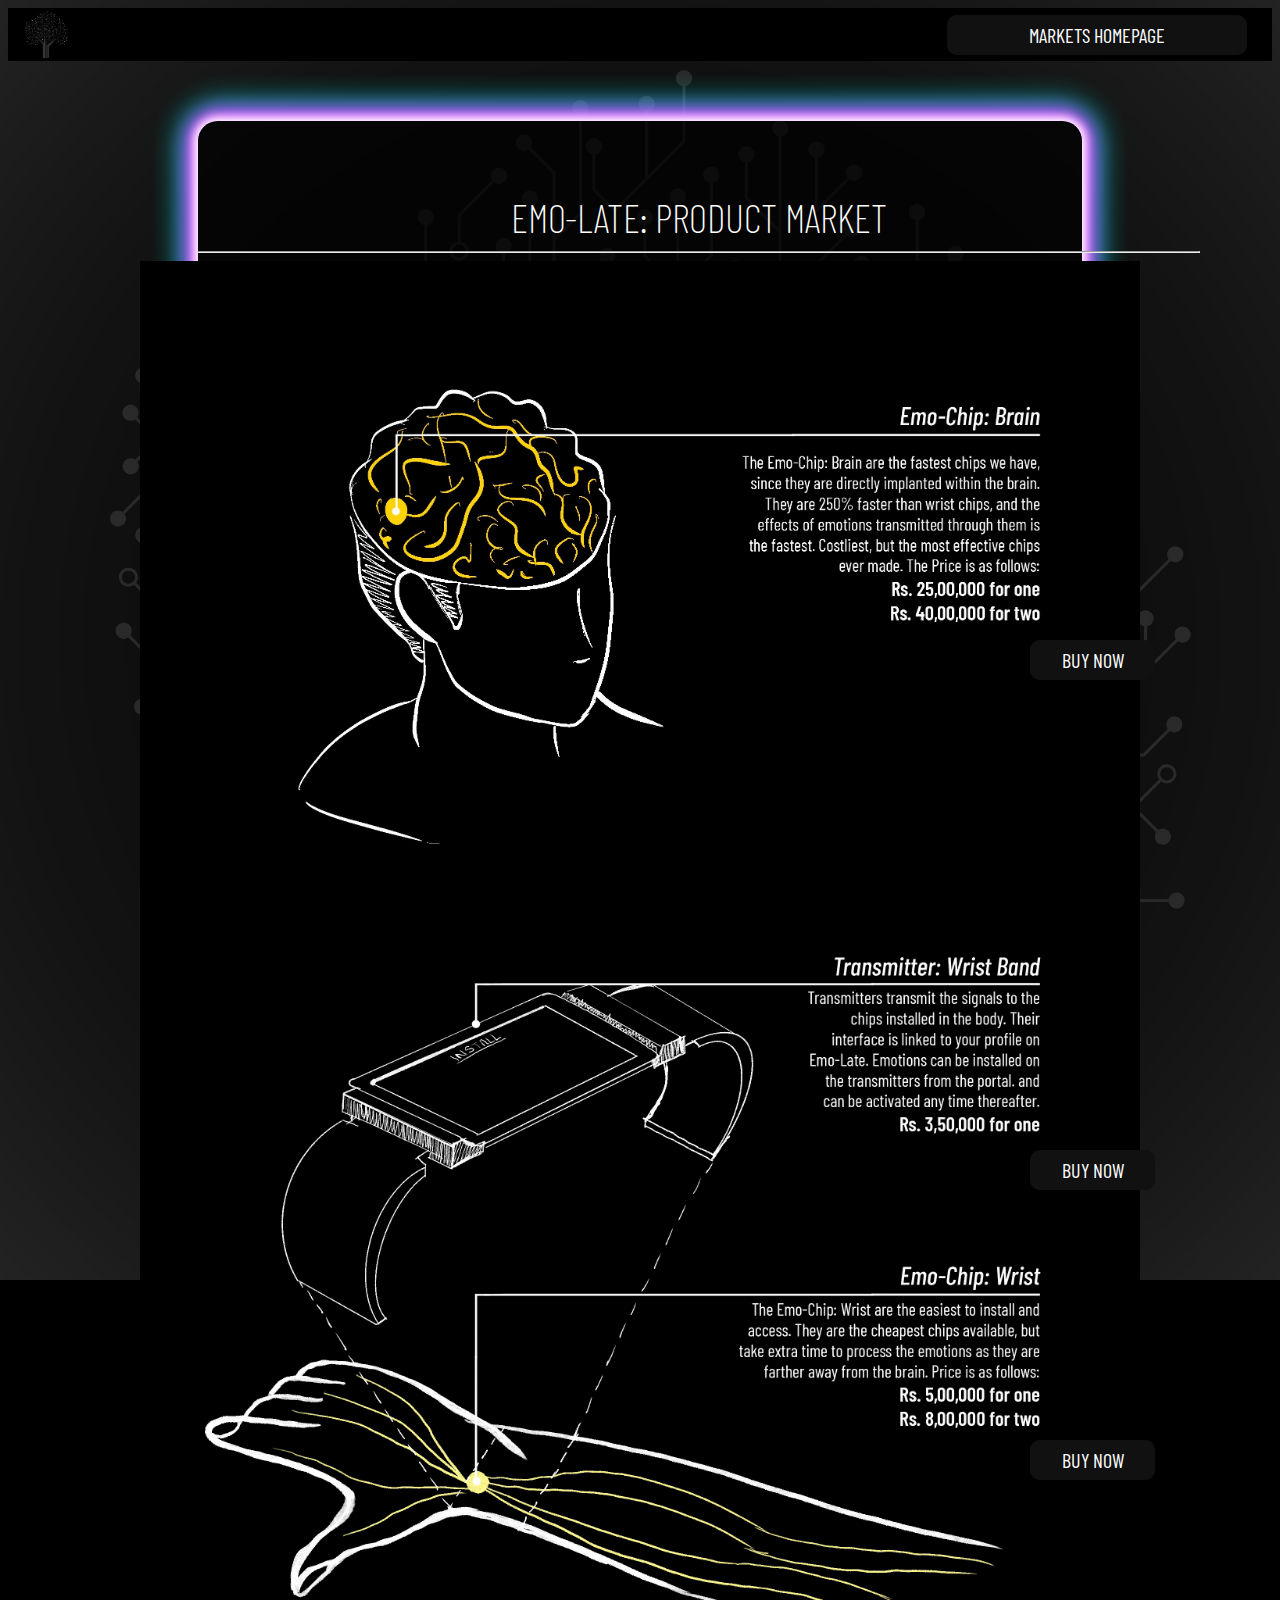
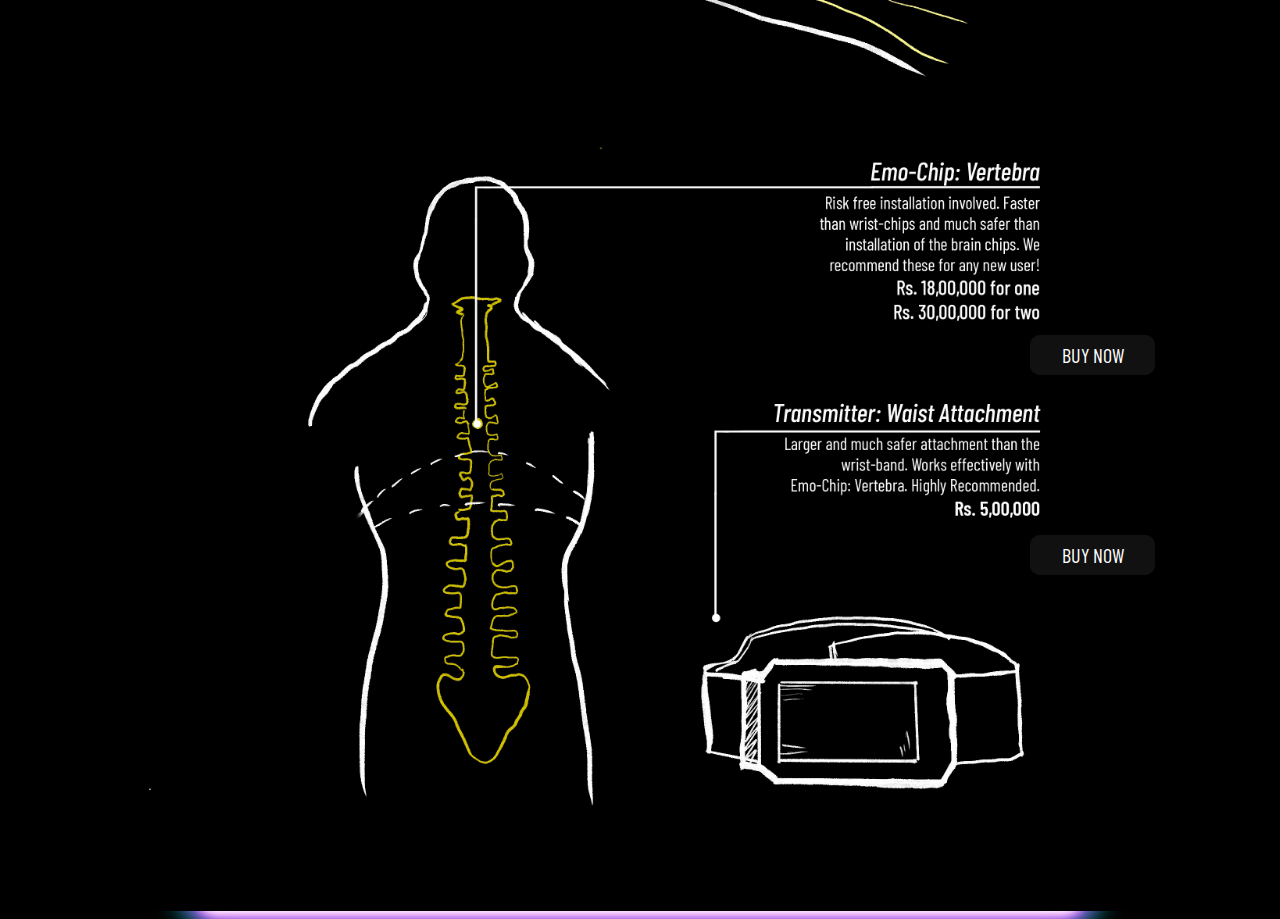
<file: products.html>
<!DOCTYPE html>
<html lang="en">

<head>
    <meta charset="UTF-8">
    <meta http-equiv="X-UA-Compatible" content="IE=edge">
    <meta name="viewport" content="width=device-width, initial-scale=1.0">
    <title>Emo-Late</title>
    <link rel="preconnect" href="https://fonts.googleapis.com">
    <link rel="preconnect" href="https://fonts.gstatic.com" crossorigin>
    <link href="https://fonts.googleapis.com/css2?family=Barlow+Condensed:ital,wght@0,100;0,200;0,300;0,400;0,500;0,600;0,700;1,100;1,200;1,300;1,400;1,500;1,600;1,700&family=Raleway:wght@800&display=swap" rel="stylesheet">
    <link rel="stylesheet" href="stylesheet_products.css">
</head>

<body>

    <div class="topHeader">
        <!-- Add logo image here -->
        <a href="homepage.html"><img src="Images/dataTree.png" alt="" class="homeButton"></a>

        <div class="buttonsNav">
            <a href="marketplace.html"><button class="glowButton long300">MARKETS HOMEPAGE</button></a>

        </div>
    </div>

    <div class="mainBody">
        <div class="mainHeading">
            <p class="heading">EMO-LATE: PRODUCT MARKET</p>
            <hr class="hrEmotion" width="1000px">
        </div>
        <div class="allProducts">
            <div class="product-Info-1">
                <!-- <img class="productImages" src="images/product_brain.jpg" alt=""> -->
                <button class="glowButton positionButton1 short150">BUY NOW</button>
            </div>
            <div class="product-Info-2">
                <!-- <img class="productImages" src="images/product_brain.jpg" alt=""> -->
                <button class="glowButton positionButton2 short150">BUY NOW</button>
                <button class="glowButton positionButton2a short150">BUY NOW</button>
            </div>
            <div class="product-Info-3">
                <!-- <img class="productImages" src="images/product_brain.jpg" alt=""> -->
                <button class="glowButton positionButton3 short150">BUY NOW</button>
                <button class="glowButton positionButton3a short150">BUY NOW</button>
            </div>
        </div>
    </div>

    </div>
    </div>

</body>

</html>
</file>
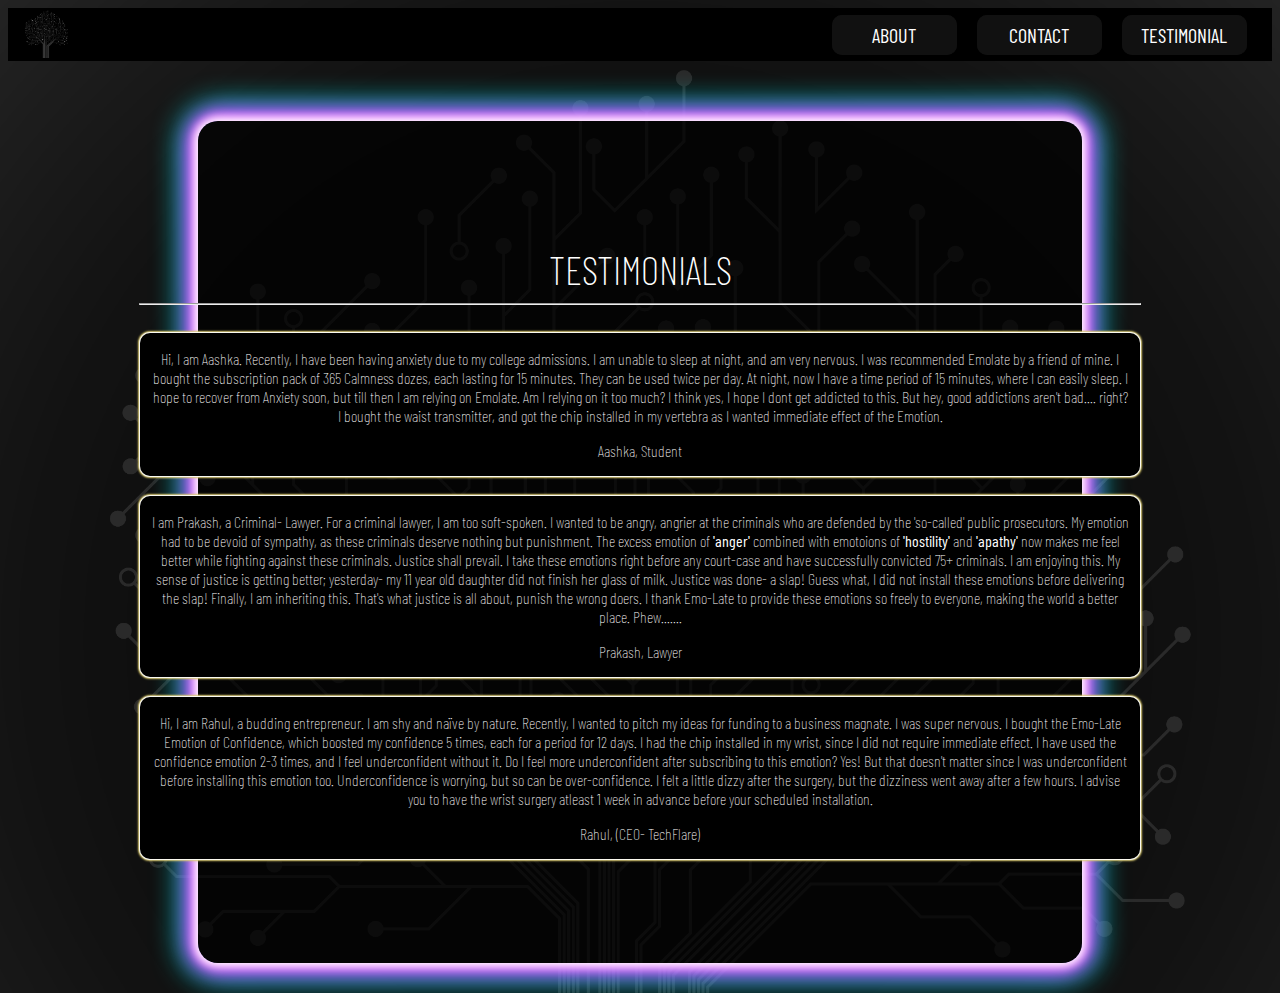
<file: testimonial.html>
<!DOCTYPE html>
<html lang="en">

<head>
    <meta charset="UTF-8">
    <meta http-equiv="X-UA-Compatible" content="IE=edge">
    <meta name="viewport" content="width=device-width, initial-scale=1.0">
    <title>Emo-Late</title>
    <link rel="preconnect" href="https://fonts.googleapis.com">
    <link rel="preconnect" href="https://fonts.gstatic.com" crossorigin>
    <link href="https://fonts.googleapis.com/css2?family=Barlow+Condensed:ital,wght@0,100;0,200;0,300;0,400;0,500;0,600;0,700;1,100;1,200;1,300;1,400;1,500;1,600;1,700&family=Raleway:wght@800&display=swap" rel="stylesheet">
    <link rel="stylesheet" href="stylesheet_testimonial.css">
</head>

<body>

    <div class="topHeader">
        <!-- Add logo image here -->
        <a href="homepage.html"><img src="Images/dataTree.png" alt="" class="homeButton"></a>

        <!-- <p id="navText" class="capsText"> NEW!!! Click here for Holo Mode!!!</p> -->

        <div class="buttonsNav">
            <a href="about.html"><button class="glowButton short150">ABOUT</button></a>
            <a href=""><button class="glowButton short150">CONTACT</button></a>
            <a href="testimonial.html"><button class="glowButton short150">TESTIMONIAL</button></a>
        </div>
    </div>

    <div class="mainBody">
        <div class="mainHeading">
            <p class="heading">TESTIMONIALS</p>
            <hr class="hrEmotion" width="1000px">
        </div>

        <div class="testimonialInfo">
            <div class="testimonial-box">
                <div class="text1">
                    <p class="bodyText">
                        Hi, I am Aashka. Recently, I have been having anxiety due to my college admissions. I am unable to sleep at night, and am very nervous. I was recommended Emolate by a friend of mine. I bought the subscription pack of 365 Calmness dozes, each lasting for
                        15 minutes. They can be used twice per day. At night, now I have a time period of 15 minutes, where I can easily sleep. I hope to recover from Anxiety soon, but till then I am relying on Emolate. Am I relying on it too much? I
                        think yes, I hope I dont get addicted to this. But hey, good addictions aren't bad.... right? I bought the waist transmitter, and got the chip installed in my vertebra as I wanted immediate effect of the Emotion.
                    </p>
                    <p class="bodyText right-alight">Aashka, Student</p>
                </div>
                <!-- <video controls="autoplay" class="testVideo">
                    <source src="Images/recording_rahul.mp4" type="video /mpeg">
                    <source src="Images/recording_rahul.ogg" type="video /ogg">
                    Your browser does not support the video element. Kindly update it to latest version.
                </video > -->
            </div>
            <div class="testimonial-box">
                <div class="text1">
                    <p class="bodyText">
                        I am Prakash, a Criminal- Lawyer. For a criminal lawyer, I am too soft-spoken. I wanted to be angry, angrier at the criminals who are defended by the 'so-called' public prosecutors. My emotion had to be devoid of sympathy, as these criminals deserve nothing
                        but punishment. The excess emotion of <b>'anger'</b> combined with emotoions of <b>'hostility'</b> and <b>'apathy'</b> now makes me feel better while fighting against these criminals. Justice shall prevail.
                        I take these emotions right before any court-case and have successfully convicted 75+ criminals. I am enjoying this. My sense of justice is getting better; yesterday- my 11 year old daughter did not finish her glass of milk. Justice
                        was done- a slap! Guess what, I did not install these emotions before delivering the slap! Finally, I am inheriting this. That's what justice is all about, punish the wrong doers. I thank Emo-Late to provide these emotions so freely
                        to everyone, making the world a better place. Phew.......
                    </p>
                    <p class="bodyText right-alight">Prakash, Lawyer</p>
                </div>
                <!-- <video controls="autoplay" class="testVideo" autoplay>
                    <source src="Images/recording_rahul.mp4" type="video /mpeg">
                    Your browser does not support the video element. Kindly update it to latest version.
                </video > -->
            </div>
            <div class="testimonial-box">
                <div class="text1">
                    <p class="bodyText">
                        Hi, I am Rahul, a budding entrepreneur. I am shy and naïve by nature. Recently, I wanted to pitch my ideas for funding to a business magnate. I was super nervous. I bought the Emo-Late Emotion of Confidence, which boosted my confidence 5 times, each for
                        a period for 12 days. I had the chip installed in my wrist, since I did not require immediate effect. I have used the confidence emotion 2-3 times, and I feel underconfident without it. Do I feel more underconfident after subscribing
                        to this emotion? Yes! But that doesn't matter since I was underconfident before installing this emotion too. Underconfidence is worrying, but so can be over-confidence. I felt a little dizzy after the surgery, but the dizziness
                        went away after a few hours. I advise you to have the wrist surgery atleast 1 week in advance before your scheduled installation.
                    </p>
                    <p class="bodyText right-alight">Rahul, (CEO- TechFlare)</p>
                </div>
            </div>
        </div>

    </div>
    </div>

</body>

</html>
</file>
<file: stylesheet_about.css>
body {
    background: url("Images/dataTree2.jpg") no-repeat transparent;
    background-color: black;
    height: auto;
    padding-bottom: 100px;
    background-attachment: fixed;
    background-size: cover;
    overflow: auto;
}

.topHeader {
    display: flex;
    flex-direction: row;
    justify-content: space-between;
    background-color: #000;
    align-items: center;
    justify-items: center;
}

.capsText {
    color: white;
    text-transform: uppercase;
    font-family: 'Barlow Condensed', sans-serif;
    font-size: large;
    font-weight: 300;
}

.capsText:hover {
    animation: glowing 20s linear infinite;
    color: rgb(0, 0, 0);
    background: linear-gradient(45deg, #eeff00, #f0ff17, #eefb3a, #f4ff53, #f6ff7c, #f9ffa0, #faffb9, #fdffe3, #ffffff);
}

.homeButton {
    max-width: 50px;
    max-height: 50px;
    margin-left: 25%;
}

.homeButton:hover {
    box-shadow: 0 0 1px 1px #fff, /* inner white */
    0 0 2px 2px rgb(226, 228, 143), /* middle magenta */
    0 0 3px 3px rgb(240, 221, 18);
}

.buttonsNav {
    display: flex;
    flex-direction: row;
    column-gap: 20px;
    margin-right: 2%;
}

.mainBody {
    padding-top: 2em;
    padding-bottom: 2em;
    display: flex;
    flex-direction: column;
    text-align: center;
    text-transform: uppercase;
    max-width: 70%;
    height: auto;
    background-color: rgba(0, 0, 0, 0.65);
    align-items: center;
    justify-content: center;
    border-radius: 20px;
    margin-left: 15%;
    margin-top: 60px;
    box-shadow: 0 0 7px 3px #fff, 0 0 14px 6px #f0f, 0 0 20px 10px #0ff;
}

.heading {
    color: white;
    font-family: 'Barlow Condensed', sans-serif;
    text-transform: uppercase;
    font-weight: 300;
    font-size: 40px;
}

hr {
    width: 1000px;
    color: rgba(255, 255, 255, 0.7);
    margin-top: -15px;
}

.bodyText {
    display: flex;
    flex-direction: column;
    row-gap: 20px;
    text-align: left;
    align-items: left;
    justify-content: left;
    max-width: 95%;
    margin-top: 20px;
}

.title {
    color: white;
    font-family: 'Barlow Condensed', sans-serif;
    text-transform: none;
    font-weight: 300;
    font-size: 24px;
}

.mainTitle {
    color: white;
    font-family: 'Barlow Condensed', sans-serif;
    text-transform: none;
    font-weight: 600;
    font-size: 24px;
}

.productImg {
    max-width: 50%;
    max-height: auto;
    box-shadow: 0 0 2px 1px #fff;
}

.descText {
    color: white;
    font-family: 'Barlow Condensed', sans-serif;
    text-transform: none;
    font-weight: 100;
    font-size: 18px;
}

.descTextLarge {
    color: white;
    font-family: 'Barlow Condensed', sans-serif;
    text-transform: none;
    font-weight: 100;
    font-size: 24px;
}

.productInfo {
    display: flex;
    flex-direction: row;
    column-gap: 20px;
    margin-top: 20px;
}

.glowButton {
    width: 300px;
    height: 50px;
    border: none;
    outline: none;
    color: #fff;
    background: #111;
    cursor: pointer;
    position: relative;
    z-index: 0;
    border-radius: 10px;
    border-color: white;
    font-family: 'Barlow Condensed', sans-serif;
    font-size: 20px;
}

.glowButton:before {
    content: '';
    background: linear-gradient(45deg, #eeff00, #f0ff17, #eefb3a, #f4ff53, #f6ff7c, #f9ffa0, #faffb9, #fdffe3, #ffffff);
    position: absolute;
    top: -2px;
    left: -2px;
    background-size: 400%;
    z-index: -1;
    filter: blur(5px);
    width: calc(100% + 4px);
    height: calc(100% + 4px);
    animation: glowing 20s linear infinite;
    opacity: 0;
    transition: opacity .3s ease-in-out;
    border-radius: 10px;
}

.glowButton:active {
    color: #000
}

.glowButton:active:after {
    background: transparent;
}

.glowButton:hover:before {
    opacity: 1;
}

.glowButton:after {
    z-index: -1;
    content: '';
    position: absolute;
    width: 100%;
    height: 100%;
    background: #111;
    left: 0;
    top: 0;
    border-radius: 10px;
}

@keyframes glowing {
    0% {
        background-position: 0 0;
    }
    50% {
        background-position: 400% 0;
    }
    100% {
        background-position: 0 0;
    }
}

.short150 {
    width: 125px;
    height: 40px;
    font-size: 20px;
}

.image {
    border: white;
}
</file>
<file: stylesheet_emotionMarket.css>
* {
    box-sizing: border-box;
    margin: 0;
    padding: 0;
}

html {
    font-family: 'Barlow Condensed', sans-serif;
}

body {
    background: url("Images/dataTree2.jpg") no-repeat transparent;
    background-color: black;
    height: auto;
    background-attachment: fixed;
    background-size: cover;
    overflow: auto;
}

.topHeader {
    display: flex;
    flex-direction: row;
    justify-content: space-between;
    background-color: #000;
    align-items: center;
    justify-items: center;
}

.capsText {
    color: white;
    text-transform: uppercase;
    font-family: 'Barlow Condensed', sans-serif;
    font-size: large;
    font-weight: 300;
}

.capsText:hover {
    animation: glowing 20s linear infinite;
    color: rgb(0, 0, 0);
    background: linear-gradient(45deg, #eeff00, #f0ff17, #eefb3a, #f4ff53, #f6ff7c, #f9ffa0, #faffb9, #fdffe3, #ffffff);
}

.homeButton {
    max-width: 50px;
    max-height: 50px;
    margin-left: 25%;
}

.homeButton:hover {
    box-shadow: 0 0 1px 1px #fff, /* inner white */
    0 0 2px 2px rgb(226, 228, 143), /* middle magenta */
    0 0 3px 3px rgb(240, 221, 18);
}

.buttonsNav {
    display: flex;
    flex-direction: row;
    column-gap: 20px;
    margin-right: 2%;
}

.glowButton {
    width: 300px;
    height: 50px;
    border: none;
    outline: none;
    color: #fff;
    background: #111;
    cursor: pointer;
    position: relative;
    z-index: 0;
    border-radius: 10px;
    border-color: white;
    font-family: 'Barlow Condensed', sans-serif;
    font-size: xx-large;
}

.glowButton:before {
    content: '';
    background: linear-gradient(45deg, #eeff00, #f0ff17, #eefb3a, #f4ff53, #f6ff7c, #f9ffa0, #faffb9, #fdffe3, #ffffff);
    position: absolute;
    top: -2px;
    left: -2px;
    background-size: 400%;
    z-index: -1;
    filter: blur(5px);
    width: calc(100% + 4px);
    height: calc(100% + 4px);
    animation: glowing 20s linear infinite;
    opacity: 0;
    transition: opacity .3s ease-in-out;
    border-radius: 10px;
}

.glowButton:active {
    color: #000
}

.glowButton:active:after {
    background: transparent;
}

.glowButton:hover:before {
    opacity: 1;
}

.glowButton:after {
    z-index: -1;
    content: '';
    position: absolute;
    width: 100%;
    height: 100%;
    background: #111;
    left: 0;
    top: 0;
    border-radius: 10px;
}

@keyframes glowing {
    0% {
        background-position: 0 0;
    }
    50% {
        background-position: 400% 0;
    }
    100% {
        background-position: 0 0;
    }
}

.long300 {
    width: 300px;
    height: 40px;
    font-size: 20px;
}

.short150 {
    width: 150px;
    height: 40px;
    font-size: 20px;
}

select:hover {
    border-color: #eefbffc4;
}

select {
    background-color: transparent;
    border: 2px solid rgba(255, 255, 255, 0.28);
    font-family: 'Barlow Condensed', sans-serif;
    font-size: 20px;
    /* color:rgb(255, 255, 255); */
    color: rgba(210, 255, 251, 0.17);
    padding: 3px 12px;
    margin: 0 0 0 0;
    width: 250px;
    border-radius: 5px;
}

select option:first-child {
    color: rgba(210, 255, 251, 0.17);
}

select option {
    background-color: rgb(0, 0, 0);
    border: none;
    color: rgb(255, 255, 255);
}

.features {
    display: flex;
    flex-direction: row;
    column-gap: 20px;
    margin-left: 20%;
    margin-top: 2em;
}

.type2 {
    background-color: #000;
    width: 250;
    height: auto;
}

.personalityHeading {
    font-weight: 600;
}

.smallHeading {
    font-weight: 300;
    font-size: 15px;
}


/* new CSS starts here */

.visuallyhidden {
    position: absolute;
    z-index: -1;
    right: 0;
    opacity: 0;
}

h1 {
    color: white;
    text-align: center;
    margin-top: 1em;
}

.container {
    overflow: auto;
    /* background: rgba(0, 0, 0, .1); */
    display: flex;
    flex-direction: row;
    text-align: center;
    text-transform: uppercase;
    max-width: 60%;
    height: 70vh;
    background-color: rgba(0, 0, 0, 0.7);
    align-items: center;
    justify-content: center;
    border-radius: 20px;
    column-gap: 50px;
    margin-left: 20%;
    margin-top: 60px;
    box-shadow: 0 0 7px 4px #fff, 0 0 14px 8px #f0f, 0 0 21px 12px #0ff;
}

.card-carousel {
    --card-width: 80%;
    --card-max-width: 280px;
    --card-height: 375px;
    --carousel-min-width: 600px;
    z-index: 1;
    position: relative;
    margin: 0 auto;
    width: 100%;
    height: var(--card-height);
    min-width: var(--carousel-min-width);
    transition: filter .5s ease;
}

@media screen and (max-width: 640px) {
    .card-carousel {
        margin-left: calc((100vw - var(--carousel-min-width) - 40px) / 2)
    }
}

.card-carousel.smooth-return {
    transition: all .2s ease;
}

.card-carousel .card {
    background: rgba(5, 5, 5, 1);
    width: var(--card-width);
    max-width: var(--card-max-width);
    text-align: center;
    padding: 1em;
    min-width: 250px;
    height: var(--card-height);
    position: absolute;
    margin: 0 auto;
    color: rgba(255, 255, 255, 0.5);
    transition: inherit;
    /* -webkit-box-shadow: 0px 5px 5px 0px rgba(0, 0, 0, 0.3);
    -moz-box-shadow: 0px 5px 5px 0px rgba(0, 0, 0, 0.3);
    box-shadow: 0px 5px 5px 0px rgba(0, 0, 0, 0.3); */
    box-shadow: 0 0 4px 2px #fff, 0 0 6px 3px rgb(200, 186, 64);
    border-radius: 1em;
    filter: brightness(.9);
    display: flex;
    flex-direction: column;
    align-items: center;
    justify-content: center;
}

.card.highlight {
    filter: brightness(1)
}

.card:nth-of-type(1) .image-container {
    background-image: url("Images/calmness.jpg");
}

.card:nth-of-type(2) .image-container {
    background-image: url("Images/anger.jpg")
}

.card:nth-of-type(3) .image-container {
    background-image: url("Images/confidence.jpeg")
}

.card:nth-of-type(4) .image-container {
    background-image: url("Images/empathy.jpeg")
}

.card:nth-of-type(5) .image-container {
    background-image: url("Images/compassion.jpg")
}

.image-container {
    width: 8em;
    height: 8em;
    position: relative;
    background-size: cover;
    margin-bottom: 2em;
    border-radius: 20%;
    padding: 1em;
    -webkit-box-shadow: inset 0px 0px 17px 0px rgba(0, 0, 0, 0.3);
    -moz-box-shadow: inset 0px 0px 17px 0px rgba(0, 0, 0, 0.3);
    /* box-shadow: inset 0px 0px 17px 0px rgba(0, 0, 0, 0.3); */
    box-shadow: 0 0 2px 1px #fff;
}

.image-container::after {
    content: "";
    display: block;
    width: 120%;
    height: 120%;
    border: solid 3px rgba(0, 0, 0, .1);
    border-radius: 100%;
    position: absolute;
    top: calc(-10% - 3px);
    left: calc(-10% - 3px);
}

h2 {
    padding: 1em;
    margin-top: 1em;
    background: rgba(0, 0, 0, .3);
    text-align: center;
    color: white;
    border-radius: .2em;
    display: inline-block;
    transform: translateX(calc((100vw - 100%) / 2))
}

h2 a {
    color: #f5b916
}

.innerText {
    font-size: 12px;
    text-transform: none;
}
</file>
<file: stylesheet_installation.css>
html {
    font-family: 'Barlow Condensed', sans-serif;
}

h1 {
    color: white;
    font-family: 'Barlow Condensed', sans-serif;
    text-transform: uppercase;
    font-weight: 100;
    font-size: 60ppx;
}

h2 {
    color: white;
    font-family: 'Barlow Condensed', sans-serif;
    text-transform: uppercase;
    font-weight: 100;
}

body {
    background: url("Images/dataTree2.jpg") no-repeat transparent;
    background-color: black;
    height: auto;
    background-attachment: fixed;
    background-size: cover;
    overflow: auto;
}

.topHeader {
    display: flex;
    flex-direction: row;
    justify-content: space-between;
    background-color: #000;
    align-items: center;
    justify-items: center;
}

.capsText {
    color: white;
    text-transform: uppercase;
    font-family: 'Barlow Condensed', sans-serif;
    font-size: large;
    font-weight: 300;
}

.capsText:hover {
    animation: glowing 20s linear infinite;
    color: rgb(0, 0, 0);
    background: linear-gradient(45deg, #eeff00, #f0ff17, #eefb3a, #f4ff53, #f6ff7c, #f9ffa0, #faffb9, #fdffe3, #ffffff);
}

.homeButton {
    max-width: 50px;
    max-height: 50px;
    margin-left: 25%;
}

.homeButton:hover {
    box-shadow: 0 0 1px 1px #fff, /* inner white */
    0 0 2px 2px rgb(226, 228, 143), /* middle magenta */
    0 0 3px 3px rgb(240, 221, 18);
}

.buttonsNav {
    display: flex;
    flex-direction: row;
    column-gap: 20px;
    margin-right: 2%;
}

.mainBody {
    padding-top: 40px;
    display: flex;
    flex-direction: column;
    text-align: center;
    text-transform: uppercase;
    max-width: 75%;
    height: 105vh;
    background-color: rgba(0, 0, 0, 0.7);
    align-items: center;
    justify-content: center;
    border-radius: 20px;
    row-gap: 20;
    /* column-gap: 50px; */
    margin-left: 12.5%;
    margin-top: 60px;
    box-shadow: 0 0 10px 5px #fff, 0 0 20px 10px #f0f, 0 0 30px 15px #0ff;
}

.welcomeTitle {
    display: flex;
    flex-direction: column;
    justify-items: left;
}

.textRight {
    display: flex;
    flex-direction: column;
    row-gap: 50px;
}

.heading {
    color: white;
    font-family: 'Barlow Condensed', sans-serif;
    text-transform: uppercase;
    font-weight: 200;
    font-size: 40px;
}

.heading3 {
    color: white;
    font-family: 'Barlow Condensed', sans-serif;
    text-transform: uppercase;
    font-weight: 200;
    font-size: 40px;
}

.heading2 {
    color: white;
    font-family: 'Barlow Condensed', sans-serif;
    text-transform: uppercase;
    font-weight: 400;
    font-size: 100px;
}

.logo {
    max-width: 350px;
    max-height: 350px;
}

.glowButton {
    width: 300px;
    height: 50px;
    border: none;
    outline: none;
    color: #fff;
    background: #111;
    cursor: pointer;
    position: relative;
    z-index: 0;
    border-radius: 10px;
    border-color: white;
    font-family: 'Barlow Condensed', sans-serif;
    font-size: xx-large;
}

.glowButton:before {
    content: '';
    background: linear-gradient(45deg, #eeff00, #f0ff17, #eefb3a, #f4ff53, #f6ff7c, #f9ffa0, #faffb9, #fdffe3, #ffffff);
    position: absolute;
    top: -2px;
    left: -2px;
    background-size: 400%;
    z-index: -1;
    filter: blur(5px);
    width: calc(100% + 4px);
    height: calc(100% + 4px);
    animation: glowing 20s linear infinite;
    opacity: 0;
    transition: opacity .3s ease-in-out;
    border-radius: 10px;
}

.glowButton:active {
    color: #000
}

.glowButton:active:after {
    background: transparent;
}

.glowButton:hover:before {
    opacity: 1;
}

.glowButton:after {
    z-index: -1;
    content: '';
    position: absolute;
    width: 100%;
    height: 100%;
    background: #111;
    left: 0;
    top: 0;
    border-radius: 10px;
}

@keyframes glowing {
    0% {
        background-position: 0 0;
    }
    50% {
        background-position: 400% 0;
    }
    100% {
        background-position: 0 0;
    }
}

.short150 {
    width: 125px;
    height: 40px;
    font-size: 20px;
}

.long500 {
    width: 400px;
    height: 40px;
    font-size: 20px;
}

.short150 {
    width: 125px;
    height: 40px;
    font-size: 20px;
}

.medium300 {
    width: 300px;
    height: 40px;
    font-size: 20px;
}

.buttonsMain {
    margin-top: -40px;
    font-size: medium;
}

.mainHeading {
    margin-top: -80px;
}

.mainInfo {
    display: flex;
    flex-direction: row;
    column-gap: 70px;
}

.leftInfo {
    display: flex;
    flex-direction: column;
    justify-items: left;
    justify-content: left;
    text-align: left;
    row-gap: 10px;
    border-right: 5px white;
}

.rightInfo {
    display: flex;
    flex-direction: column;
    justify-items: left;
    justify-content: left;
    text-align: left;
    row-gap: 20px;
    border-right: 5px white;
}

.hrEmotion {
    margin-top: -30px;
}

.imageLeft {
    max-width: 200px;
    max-height: 200px;
    box-shadow: 0 0 2px 1px #fff;
    border-radius: 10px;
}

.imageMiddle {
    max-width: 200px;
    max-height: 100px;
    box-shadow: 0 0 2px 1px #fff;
    border-radius: 10px;
}

.allSubs {
    color: white;
    font-family: 'Barlow Condensed', sans-serif;
    text-transform: none;
    font-weight: 100;
    font-size: 20px;
}

.all-subs-small {
    color: white;
    font-family: 'Barlow Condensed', sans-serif;
    text-transform: none;
    font-weight: 100;
    font-size: 16px;
}

.caps {
    text-transform: uppercase;
    font-weight: 500;
}

.allSubanswer {
    color: white;
    font-family: 'Barlow Condensed', sans-serif;
    text-transform: none;
    font-weight: 300;
    font-size: 30px;
}

select:hover {
    border-color: #eefbffc4;
}

select {
    background-color: transparent;
    border: 2px solid rgba(255, 255, 255, 0.28);
    font-family: 'Barlow Condensed', sans-serif;
    font-size: 20px;
    /* color:rgb(255, 255, 255); */
    color: rgba(210, 255, 251, 0.17);
    padding: 3px 12px;
    margin: 0 0 0 0;
    width: 200px;
    border-radius: 5px;
}

select option:first-child {
    color: rgba(210, 255, 251, 0.17);
}

select option {
    background-color: rgb(0, 0, 0);
    border: none;
    color: rgb(255, 255, 255);
}

.dotted {
    border: 1px dashed;
    width: 400px;
    color: rgba(255, 255, 255, 0.5);
}

.middleInfo {
    display: flex;
    flex-direction: column;
    text-align: left;
    justify-items: center;
    row-gap: 10px;
    margin-top: 45px;
}

.personality-box {
    width: 250px;
    height: auto;
    background-color: black;
    padding: 10px;
    border-radius: 5px;
    box-shadow: 0 0 2px 1px rgb(255, 255, 255), 0 0 3px 2px #0ff;
}

.personality-box-left {
    width: 180px;
    height: auto;
    background-color: black;
    padding: 10px;
    border-radius: 5px;
    box-shadow: 0 0 2px 1px rgb(255, 255, 255), 0 0 3px 2px #0ff;
}


/* slider styling */


/* .slide-range {
    position: relative;
}

.slide-range .bar {
    position: absolute;
    z-index: 1;
    left: 2px;
    top: 7px;
    width: 100%;
    height: 18px;
    border-radius: 10px;
    background-color: rgba(219, 240, 255, 0.1);
}

.slide-range .bar .fill {
    display: block;
    z-index: 4;
    width: 0;
    height: 100%;
    background-color: #DBF0FF;
    box-shadow: 0 0 10px 0 rgba(230, 0, 255, 0.83);
    border-radius: 15px;
}

.slide-range .slider {
    position: relative;
    z-index: 20;
    -webkit-appearance: none;
    width: 100%;
    height: 30px;
    border-radius: 5px;
    outline: none;
    background-color: transparent;
}

.slide-range .slider::-webkit-slider-thumb {
    -webkit-appearance: none;
    width: 22px;
    height: 22px;
    background-color: #DBF0FF;
    border-radius: 50%;
    cursor: pointer;
    outline: none;
    transition: .2s ease-in-out;
}

.slide-range .slider::-webkit-slider-thumb:hover {
    box-shadow: 0 0 10px 0 #DBF0FF;
}

.slide-range .slider:active::-webkit-slider-thumb {
    box-shadow: 0 0 10px 0 #DBF0FF;
}

.ranges {
    display: flex;
    flex-direction: column;
    width: 200px;
} */


/* new bar  */

.existing-bar {
    margin-top: -10px;
}

.range-container {
    background-color: rgb(255, 255, 255, 0.1);
    width: 1000px;
    border-radius: 5px;
    height: 15px;
}

.existing-neural {
    background-color: white;
    color: black;
    text-align: right;
    height: 15px;
    border-radius: 5px;
    box-shadow: 0 0 2px 1px rgb(255, 255, 255), 0 0 3px 2px #0ff;
}

.bar14 {
    width: 14%;
    font-size: 12px;
    font-weight: 400;
}

.labels {
    color: white;
    font-family: 'Barlow Condensed', sans-serif;
    text-transform: none;
    font-weight: 200;
    font-size: 14px;
}

.right {
    position: relative;
    text-align: right;
    left: 485px;
}

.left {
    position: relative;
    text-align: left;
    right: 490px;
}


/* progress gif  */

.glow {
    color: #fff;
    text-align: center;
    -webkit-animation: glow 1s ease-in-out infinite alternate;
    -moz-animation: glow 1s ease-in-out infinite alternate;
    animation: glow 1s ease-in-out infinite alternate;
}

@-webkit-keyframes glow {
    from {
        text-shadow: 0 0 10px #fff, 0 0 20px #fff, 0 0 30px #005ce6, 0 0 40px #005ce6, 0 0 50px #005ce6, 0 0 60px #005ce6, 0 0 70px #005ce6;
    }
    to {
        text-shadow: 0 0 20px #fff, 0 0 30px #ff4da6, 0 0 40px #ff4da6, 0 0 50px #ff4da6, 0 0 60px #ff4da6, 0 0 70px #ff4da6, 0 0 80px #ff4da6;
    }
}

.installing {
    width: 400px;
    height: 200px;
    text-align: center;
}

alert {
    font-family: 'Barlow Condensed', sans-serif;
}
</file>
<file: stylesheet_marketplace.css>
body {
    background: url("Images/dataTree2.jpg") no-repeat transparent;
    background-color: black;
    height: auto;
    background-attachment: fixed;
    background-size: cover;
    overflow: auto;
}

.topHeader {
    display: flex;
    flex-direction: row;
    justify-content: space-between;
    background-color: #000;
    align-items: center;
    justify-items: center;
}

.capsText {
    color: white;
    text-transform: uppercase;
    font-family: 'Barlow Condensed', sans-serif;
    font-size: large;
    font-weight: 300;
}

.capsText:hover {
    animation: glowing 20s linear infinite;
    color: rgb(0, 0, 0);
    background: linear-gradient(45deg, #eeff00, #f0ff17, #eefb3a, #f4ff53, #f6ff7c, #f9ffa0, #faffb9, #fdffe3, #ffffff);
}

.homeButton {
    max-width: 50px;
    max-height: 50px;
    margin-left: 25%;
}

.homeButton:hover {
    box-shadow: 0 0 1px 1px #fff, /* inner white */
    0 0 2px 2px rgb(226, 228, 143), /* middle magenta */
    0 0 3px 3px rgb(240, 221, 18);
}

.buttonsNav {
    display: flex;
    flex-direction: row;
    column-gap: 20px;
    margin-right: 2%;
}

.mainHeading {
    background-color: transparent;
    border-bottom: white;
    border-width: 2px;
}

.heading {
    color: white;
    font-family: 'Barlow Condensed', sans-serif;
    text-transform: uppercase;
    font-weight: 300;
    font-size: xx-large;
}

.heading2 {
    color: white;
    font-family: 'Barlow Condensed', sans-serif;
    text-transform: uppercase;
    font-weight: 400;
    font-size: 100px;
}


/* .heading {
    font-size: xx-large;
    font-weight: 300;
} */

h1 {
    color: white;
    font-family: 'Barlow Condensed', sans-serif;
    text-transform: uppercase;
    font-weight: 500;
    font-size: 80px;
}

.mainBody {
    padding-top: 2em;
    display: flex;
    flex-direction: column;
    text-align: center;
    text-transform: uppercase;
    max-width: 60%;
    height: 70vh;
    background-color: rgba(0, 0, 0, 0.5);
    align-items: center;
    justify-content: center;
    border-radius: 20px;
    /* column-gap: 50px; */
    row-gap: 50px;
    margin-left: 20%;
    margin-top: 60px;
    box-shadow: 0 0 10px 5px #fff, 0 0 20px 10px #f0f, 0 0 30px 15px #0ff;
}

.marketInfo {
    display: flex;
    flex-direction: row;
    max-width: 90%;
    column-gap: 50px;
}

.leftButtons {
    max-width: 40%;
    margin-left: 10%;
    row-gap: 20px;
}

.rightText {
    max-width: 50%;
    margin-right: 10%;
    background-color: #000;
    padding-left: 5%;
    padding-right: 5%;
    border-radius: 10px;
    box-shadow: 0 0 2px 1px #fff, 0 0 4px 2px rgb(183, 192, 58);
}

.buttons {
    display: flex;
    flex-direction: column;
    padding: auto;
}

.descText {
    font-family: 'Barlow Condensed', sans-serif;
    color: rgba(255, 255, 255, 0.8);
    font-size: large;
    text-align: center;
    text-transform: none;
}

.glowButton {
    width: 300px;
    height: 50px;
    border: none;
    outline: none;
    color: #fff;
    background: #111;
    cursor: pointer;
    position: relative;
    z-index: 0;
    border-radius: 10px;
    border-color: white;
    font-family: 'Barlow Condensed', sans-serif;
    font-size: xx-large;
}

.glowButton:before {
    content: '';
    background: linear-gradient(45deg, #eeff00, #f0ff17, #eefb3a, #f4ff53, #f6ff7c, #f9ffa0, #faffb9, #fdffe3, #ffffff);
    position: absolute;
    top: -2px;
    left: -2px;
    background-size: 400%;
    z-index: -1;
    filter: blur(5px);
    width: calc(100% + 4px);
    height: calc(100% + 4px);
    animation: glowing 20s linear infinite;
    opacity: 0;
    transition: opacity .3s ease-in-out;
    border-radius: 10px;
}

.glowButton:active {
    color: #000
}

.glowButton:active:after {
    background: transparent;
}

.glowButton:hover:before {
    opacity: 1;
}

.glowButton:after {
    z-index: -1;
    content: '';
    position: absolute;
    width: 100%;
    height: 100%;
    background: #111;
    left: 0;
    top: 0;
    border-radius: 10px;
}

@keyframes glowing {
    0% {
        background-position: 0 0;
    }
    50% {
        background-position: 400% 0;
    }
    100% {
        background-position: 0 0;
    }
}

.short150 {
    width: 125px;
    height: 40px;
    font-size: 20px;
}
</file>
<file: stylesheet_markets.css>
html {
    font-family: 'Barlow Condensed', sans-serif;
}

body {
    background: url("Images/dataTree2.jpg") no-repeat transparent;
    background-color: black;
    height: auto;
    background-attachment: fixed;
    background-size: cover;
    overflow: auto;
}

.topHeader {
    display: flex;
    flex-direction: row;
    justify-content: space-between;
    background-color: #000;
    align-items: center;
    justify-items: center;
}

.homeButton {
    max-width: 50px;
    max-height: 50px;
}

.buttonsNav {
    display: flex;
    flex-direction: row;
    column-gap: 20px;
}

.homeButton:hover {
    box-shadow: 0 0 1px 1px #fff, /* inner white */
    0 0 2px 2px rgb(226, 228, 143), /* middle magenta */
    0 0 3px 3px rgb(240, 221, 18);
}

.capsText {
    color: white;
    text-transform: uppercase;
    font-family: 'Barlow Condensed', sans-serif;
    font-size: large;
    font-weight: 300;
}

.capsText:hover {
    animation: glowing 20s linear infinite;
    color: rgb(0, 0, 0);
    background: linear-gradient(45deg, #eeff00, #f0ff17, #eefb3a, #f4ff53, #f6ff7c, #f9ffa0, #faffb9, #fdffe3, #ffffff);
}

.mainBody {
    padding-top: 2em;
    display: flex;
    flex-direction: row;
    text-align: center;
    text-transform: uppercase;
    max-width: 60%;
    height: 70vh;
    background-color: rgba(0, 0, 0, 0.5);
    align-items: center;
    justify-content: center;
    border-radius: 20px;
    column-gap: 100px;
    margin-left: 20%;
    margin-top: 60px;
    box-shadow: 0 0 10px 5px #fff, /* inner white */
    0 0 20px 10px #f0f, /* middle magenta */
    0 0 30px 15px #0ff;
    /* outer cyan */
}

.leftText {
    display: flex;
    flex-direction: column;
    max-width: 40%;
    justify-content: top;
    text-align: left;
    border-right: white;
    overflow: auto;
    margin-top: 0;
    margin-bottom: 50px;
    padding-left: 20px;
}

.rightText {
    display: flex;
    flex-direction: column;
    max-width: 40%;
    justify-content: top;
    text-align: left;
    border-right: white;
    overflow: auto;
    margin-top: 0;
    margin-bottom: 50px;
    padding-left: 20px;
}

.heading {
    color: white;
    font-family: 'Barlow Condensed', sans-serif;
    text-transform: uppercase;
    font-weight: 100;
    font-size: 60px;
}

.textMain {
    color: white;
    font-family: 'Barlow Condensed', sans-serif;
    text-transform: none;
    font-weight: 100;
    font-size: 20px;
}


/* glow button code starts here  */

.glowButton {
    width: 300px;
    height: 50px;
    border: none;
    outline: none;
    color: #fff;
    background: #111;
    cursor: pointer;
    position: relative;
    z-index: 0;
    border-radius: 10px;
    border-color: white;
    font-family: 'Barlow Condensed', sans-serif;
    font-size: xx-large;
}

.glowButton:before {
    content: '';
    background: linear-gradient(45deg, #eeff00, #f0ff17, #eefb3a, #f4ff53, #f6ff7c, #f9ffa0, #faffb9, #fdffe3, #ffffff);
    position: absolute;
    top: -2px;
    left: -2px;
    background-size: 400%;
    z-index: -1;
    filter: blur(5px);
    width: calc(100% + 4px);
    height: calc(100% + 4px);
    animation: glowing 20s linear infinite;
    opacity: 0;
    transition: opacity .3s ease-in-out;
    border-radius: 10px;
}

.glowButton:active {
    color: #000
}

.glowButton:active:after {
    background: transparent;
}

.glowButton:hover:before {
    opacity: 1;
}

.glowButton:after {
    z-index: -1;
    content: '';
    position: absolute;
    width: 100%;
    height: 100%;
    background: #111;
    left: 0;
    top: 0;
    border-radius: 10px;
}

@keyframes glowing {
    0% {
        background-position: 0 0;
    }
    50% {
        background-position: 400% 0;
    }
    100% {
        background-position: 0 0;
    }
}

.short150 {
    width: 125px;
    height: 40px;
    font-size: 20px;
}

input[type="text"] {
    background-color: transparent;
    border: 2px solid rgba(255, 255, 255, 0.28);
    font-family: 'Barlow Condensed', sans-serif;
    font-size: 20px;
    color: rgb(255, 255, 255);
    padding: 3px 12px;
    margin: 0 0 0 0;
    border-radius: 5px;
    width: 250px;
}

input[type="text"]::placeholder {
    font-family: 'Barlow Condensed', sans-serif;
    font-size: 20px;
    color: rgba(210, 255, 251, 0.17);
}

input:focus,
select:focus {
    outline: none;
    border-color: #fffaeec4;
}

input:hover,
select:hover {
    border-color: #eefbffc4;
}

select {
    background-color: transparent;
    border: 2px solid rgba(255, 255, 255, 0.28);
    font-family: 'Barlow Condensed', sans-serif;
    font-size: 20px;
    /* color:rgb(255, 255, 255); */
    color: rgba(210, 255, 251, 0.17);
    padding: 3px 12px;
    margin: 0 0 0 0;
    width: 250px;
    border-radius: 5px;
}

select option:first-child {
    color: rgba(210, 255, 251, 0.17);
}

select option {
    background-color: rgb(0, 0, 0);
    border: none;
    color: rgb(255, 255, 255);
}

input[type="password"] {
    background-color: transparent;
    border: 2px solid rgba(255, 255, 255, 0.28);
    font-family: 'Barlow Condensed', sans-serif;
    font-size: 20px;
    /* color:rgb(255, 255, 255); */
    color: rgba(210, 255, 251, 0.17);
    padding: 3px 12px;
    margin: 0 0 0 0;
    width: 250px;
    border-radius: 5px;
}

input[type="password"]::placeholder {
    font-family: 'Barlow Condensed', sans-serif;
    font-size: 20px;
    color: rgba(210, 255, 251, 0.17);
}

.regButton {
    width: 250px;
    background-color: transparent;
    color: rgba(242, 255, 254, 0.78);
    font-family: 'Barlow Condensed', sans-serif;
    font-weight: 600;
    font-size: 20px;
    border: 2px solid rgba(255, 255, 255, 0.28);
    padding: 3px 12px;
    text-align: left;
    margin: 0 0 0 0;
    /* text-shadow: 0 0 9px rgba(142,240,255, .76); */
    border-radius: 5px;
}

.regButton:hover {
    /* background-color:rgba(242,255,254,0.15);
	transition:0.2s; */
    border-color: #000000;
    color: white;
    box-shadow: 0 0 1px 1px #fff, /* inner white */
    0 0 2px 2px rgb(226, 228, 143), /* middle magenta */
    0 0 3px 3px rgb(240, 221, 18);
}

.regButton:active {
    background-color: rgba(242, 255, 254, 1);
    transition: 0.1s;
}

.regButton:focus {
    background-color: #90dded;
    border-color: #EA9A60;
    color: #051C2E;
    font-weight: 700;
    transition: 0.2s ease;
}
</file>
<file: stylesheet_MBTest.css>
body {
    background: url("Images/dataTree2.jpg") no-repeat transparent;
    background-color: black;
    height: auto;
    padding-bottom: 100px;
    background-attachment: fixed;
    background-size: cover;
    overflow: auto;
}

.topHeader {
    display: flex;
    flex-direction: row;
    justify-content: space-between;
    background-color: #000;
    align-items: center;
    justify-items: center;
}

.capsText {
    color: white;
    text-transform: uppercase;
    font-family: 'Barlow Condensed', sans-serif;
    font-size: large;
    font-weight: 300;
}

.capsText:hover {
    animation: glowing 20s linear infinite;
    color: rgb(0, 0, 0);
    background: linear-gradient(45deg, #eeff00, #f0ff17, #eefb3a, #f4ff53, #f6ff7c, #f9ffa0, #faffb9, #fdffe3, #ffffff);
}

.homeButton {
    max-width: 50px;
    max-height: 50px;
    margin-left: 25%;
}

.homeButton:hover {
    box-shadow: 0 0 1px 1px #fff, /* inner white */
    0 0 2px 2px rgb(226, 228, 143), /* middle magenta */
    0 0 3px 3px rgb(240, 221, 18);
}

.buttonsNav {
    display: flex;
    flex-direction: row;
    column-gap: 20px;
    margin-right: 2%;
}

.mainBody {
    padding-top: 2em;
    padding-bottom: 2em;
    display: flex;
    flex-direction: column;
    text-align: center;
    text-transform: uppercase;
    max-width: 70%;
    height: auto;
    background-color: rgba(0, 0, 0, 0.75);
    align-items: center;
    justify-content: center;
    border-radius: 20px;
    margin-left: 15%;
    margin-top: 60px;
    box-shadow: 0 0 10px 5px #fff, /* inner white */
    0 0 20px 10px #f0f, /* middle magenta */
    0 0 30px 15px #0ff;
    /* outer cyan */
}

.heading {
    color: white;
    font-family: 'Barlow Condensed', sans-serif;
    text-transform: uppercase;
    font-weight: 300;
    font-size: 40px;
}

.mainText {
    color: white;
    font-family: 'Barlow Condensed', sans-serif;
    text-transform: none;
    font-weight: 100;
    font-size: 20px;
}

.questionText {
    margin-top: 40px;
    color: white;
    font-family: 'Barlow Condensed', sans-serif;
    text-transform: none;
    font-weight: 100;
    font-size: 20px;
}

.questionsBody {
    display: flex;
    flex-direction: column;
    row-gap: 30px;
    text-align: left;
    justify-content: center;
    max-width: 70%;
}

.questionOptions {
    display: flex;
    flex-direction: row;
    column-gap: 20px;
}

.questions {
    border: white;
    border-bottom: white;
    /* background-color: red; */
    padding-bottom: 5px;
}

.ques {
    font-family: 'Barlow Condensed', sans-serif;
    font-weight: 600;
    font-size: 28px;
}

.glowButton {
    width: 300px;
    height: 50px;
    border: none;
    outline: none;
    color: #fff;
    background: #111;
    cursor: pointer;
    position: relative;
    z-index: 0;
    border-radius: 10px;
    border-color: white;
    font-family: 'Barlow Condensed', sans-serif;
    font-size: 20px;
}

.glowButton:before {
    content: '';
    background: linear-gradient(45deg, #eeff00, #f0ff17, #eefb3a, #f4ff53, #f6ff7c, #f9ffa0, #faffb9, #fdffe3, #ffffff);
    position: absolute;
    top: -2px;
    left: -2px;
    background-size: 400%;
    z-index: -1;
    filter: blur(5px);
    width: calc(100% + 4px);
    height: calc(100% + 4px);
    animation: glowing 20s linear infinite;
    opacity: 0;
    transition: opacity .3s ease-in-out;
    border-radius: 10px;
}

.glowButton:active {
    color: #000
}

.glowButton:active:after {
    background: transparent;
}

.glowButton:hover:before {
    opacity: 1;
}

.glowButton:after {
    z-index: -1;
    content: '';
    position: absolute;
    width: 100%;
    height: 100%;
    background: #111;
    left: 0;
    top: 0;
    border-radius: 10px;
}

@keyframes glowing {
    0% {
        background-position: 0 0;
    }
    50% {
        background-position: 400% 0;
    }
    100% {
        background-position: 0 0;
    }
}

.short150 {
    width: 125px;
    height: 40px;
    font-size: 20px;
}

.smallText {
    font-family: 'Barlow Condensed', sans-serif;
    text-transform: lowercase;
}

.footer {
    margin-top: 50px;
    text-align: left;
    justify-content: left;
}

hr {
    width: 1000px;
    margin-top: 50px;
}

.bottomHeading {
    margin-top: auto;
    text-align: left;
    justify-content: left;
    color: white;
    font-family: 'Barlow Condensed', sans-serif;
    text-transform: uppercase;
    font-weight: 300;
    font-size: 40px;
}
</file>
<file: stylesheet_products.css>
html {
    font-family: 'Barlow Condensed', sans-serif;
}

h1 {
    color: white;
    font-family: 'Barlow Condensed', sans-serif;
    text-transform: uppercase;
    font-weight: 100;
    font-size: 60ppx;
}

h2 {
    color: white;
    font-family: 'Barlow Condensed', sans-serif;
    text-transform: uppercase;
    font-weight: 100;
}

body {
    background: url("Images/dataTree2.jpg") no-repeat transparent;
    background-color: black;
    height: auto;
    background-attachment: fixed;
    background-size: cover;
    overflow: auto;
}

.topHeader {
    display: flex;
    flex-direction: row;
    justify-content: space-between;
    background-color: #000;
    align-items: center;
    justify-items: center;
}

.capsText {
    color: white;
    text-transform: uppercase;
    font-family: 'Barlow Condensed', sans-serif;
    font-size: large;
    font-weight: 300;
}

.capsText:hover {
    animation: glowing 20s linear infinite;
    color: rgb(0, 0, 0);
    background: linear-gradient(45deg, #eeff00, #f0ff17, #eefb3a, #f4ff53, #f6ff7c, #f9ffa0, #faffb9, #fdffe3, #ffffff);
}

.homeButton {
    max-width: 50px;
    max-height: 50px;
    margin-left: 25%;
}

.homeButton:hover {
    box-shadow: 0 0 1px 1px #fff, /* inner white */
    0 0 2px 2px rgb(226, 228, 143), /* middle magenta */
    0 0 3px 3px rgb(240, 221, 18);
}

.buttonsNav {
    display: flex;
    flex-direction: row;
    column-gap: 20px;
    margin-right: 2%;
}

.mainBody {
    padding-top: 2em;
    display: flex;
    flex-direction: column;
    text-align: center;
    text-transform: uppercase;
    max-width: 70%;
    height: auto;
    background-color: rgba(0, 0, 0, 0.7);
    align-items: center;
    justify-content: center;
    border-radius: 20px;
    row-gap: 20;
    /* column-gap: 50px; */
    margin-left: 15%;
    margin-top: 60px;
    box-shadow: 0 0 10px 5px #fff, /* inner white */
    0 0 20px 10px #f0f, /* middle magenta */
    0 0 30px 15px #0ff;
    /* outer cyan */
}

.welcomeTitle {
    display: flex;
    flex-direction: column;
    justify-items: left;
}

.textRight {
    display: flex;
    flex-direction: column;
    row-gap: 50px;
}

.heading {
    color: white;
    font-family: 'Barlow Condensed', sans-serif;
    text-transform: uppercase;
    font-weight: 200;
    font-size: 40px;
}

.heading2 {
    color: white;
    font-family: 'Barlow Condensed', sans-serif;
    text-transform: uppercase;
    font-weight: 400;
    font-size: 100px;
}

.logo {
    max-width: 350px;
    max-height: 350px;
}

.glowButton {
    width: 300px;
    height: 50px;
    border: none;
    outline: none;
    color: #fff;
    background: #111;
    cursor: pointer;
    position: relative;
    z-index: 0;
    border-radius: 10px;
    border-color: white;
    font-family: 'Barlow Condensed', sans-serif;
    font-size: xx-large;
}

.glowButton:before {
    content: '';
    background: linear-gradient(45deg, #eeff00, #f0ff17, #eefb3a, #f4ff53, #f6ff7c, #f9ffa0, #faffb9, #fdffe3, #ffffff);
    position: absolute;
    top: -2px;
    left: -2px;
    background-size: 400%;
    z-index: -1;
    filter: blur(5px);
    width: calc(100% + 4px);
    height: calc(100% + 4px);
    animation: glowing 20s linear infinite;
    opacity: 0;
    transition: opacity .3s ease-in-out;
    border-radius: 10px;
}

.glowButton:active {
    color: #000
}

.glowButton:active:after {
    background: transparent;
}

.glowButton:hover:before {
    opacity: 1;
}

.glowButton:after {
    z-index: -1;
    content: '';
    position: absolute;
    width: 100%;
    height: 100%;
    background: #111;
    left: 0;
    top: 0;
    border-radius: 10px;
}

@keyframes glowing {
    0% {
        background-position: 0 0;
    }
    50% {
        background-position: 400% 0;
    }
    100% {
        background-position: 0 0;
    }
}

.short150 {
    width: 125px;
    height: 40px;
    font-size: 20px;
}

.medium300 {
    width: 300px;
    height: 40px;
    font-size: 20px;
}

.long300 {
    width: 300px;
    height: 40px;
    font-size: 20px;
}

.buttonsMain {
    margin-top: -40px;
    font-size: medium;
}

.mainHeading {
    margin: auto;
}

.hrEmotion {
    margin-top: -30px;
}

.dotted {
    border: 1px dashed;
    width: 400px;
    color: rgba(255, 255, 255, 0.5);
}

.allProducts {
    display: flex;
    flex-direction: column;
}

.product-Info-1 {
    background-image: url("Images/product_brain.jpg");
    height: 650px;
    width: 1000px;
    background-size: cover;
}

.product-Info-2 {
    background-image: url("Images/product_wrist.jpg");
    height: 800px;
    width: 1000px;
    background-size: cover;
}

.product-Info-3 {
    background-image: url("Images/product_vertebra.jpg");
    height: 800px;
    width: 1000px;
    background-size: cover;
}

.positionButton1 {
    position: absolute;
    left: 1030px;
    top: 640px;
}

.positionButton2 {
    position: absolute;
    left: 1030px;
    top: 1150px;
}

.positionButton2a {
    position: absolute;
    left: 1030px;
    top: 1440px;
}

.positionButton3 {
    position: absolute;
    left: 1030px;
    top: 1935px;
}

.positionButton3a {
    position: absolute;
    left: 1030px;
    top: 2135px;
}
</file>
<file: stylesheet_testimonial.css>
html {
    font-family: 'Barlow Condensed', sans-serif;
}

h1 {
    color: white;
    font-family: 'Barlow Condensed', sans-serif;
    text-transform: uppercase;
    font-weight: 100;
    font-size: 60ppx;
}

h2 {
    color: white;
    font-family: 'Barlow Condensed', sans-serif;
    text-transform: uppercase;
    font-weight: 100;
}

body {
    background: url("Images/dataTree2.jpg") no-repeat transparent;
    background-color: black;
    height: auto;
    background-attachment: fixed;
    background-size: cover;
    overflow: auto;
}

.topHeader {
    display: flex;
    flex-direction: row;
    justify-content: space-between;
    background-color: #000;
    align-items: center;
    justify-items: center;
}

.capsText {
    color: white;
    text-transform: uppercase;
    font-family: 'Barlow Condensed', sans-serif;
    font-size: large;
    font-weight: 300;
}

.capsText:hover {
    animation: glowing 20s linear infinite;
    color: rgb(0, 0, 0);
    background: linear-gradient(45deg, #eeff00, #f0ff17, #eefb3a, #f4ff53, #f6ff7c, #f9ffa0, #faffb9, #fdffe3, #ffffff);
}

.homeButton {
    max-width: 50px;
    max-height: 50px;
    margin-left: 25%;
}

.homeButton:hover {
    box-shadow: 0 0 1px 1px #fff, /* inner white */
    0 0 2px 2px rgb(226, 228, 143), /* middle magenta */
    0 0 3px 3px rgb(240, 221, 18);
}

.buttonsNav {
    display: flex;
    flex-direction: row;
    column-gap: 20px;
    margin-right: 2%;
}

.mainBody {
    padding-top: 1em;
    padding-bottom: 1em;
    display: flex;
    flex-direction: column;
    text-align: center;
    text-transform: uppercase;
    max-width: 70%;
    height: 90vh;
    background-color: rgba(0, 0, 0, 0.7);
    align-items: center;
    justify-content: center;
    border-radius: 20px;
    row-gap: 20;
    /* column-gap: 50px; */
    margin-left: 15%;
    margin-top: 60px;
    margin-bottom: 30px;
    box-shadow: 0 0 10px 5px #fff, /* inner white */
    0 0 20px 10px #f0f, /* middle magenta */
    0 0 30px 15px #0ff;
    /* outer cyan */
}

.welcomeTitle {
    display: flex;
    flex-direction: column;
    justify-items: left;
}

.textRight {
    display: flex;
    flex-direction: column;
    row-gap: 50px;
}

.heading {
    color: white;
    font-family: 'Barlow Condensed', sans-serif;
    text-transform: uppercase;
    font-weight: 200;
    font-size: 40px;
    margin-top: 20px;
}

.heading2 {
    color: white;
    font-family: 'Barlow Condensed', sans-serif;
    text-transform: uppercase;
    font-weight: 400;
    font-size: 100px;
}

.logo {
    max-width: 350px;
    max-height: 350px;
}

.glowButton {
    width: 300px;
    height: 50px;
    border: none;
    outline: none;
    color: #fff;
    background: #111;
    cursor: pointer;
    position: relative;
    z-index: 0;
    border-radius: 10px;
    border-color: white;
    font-family: 'Barlow Condensed', sans-serif;
    font-size: xx-large;
}

.glowButton:before {
    content: '';
    background: linear-gradient(45deg, #eeff00, #f0ff17, #eefb3a, #f4ff53, #f6ff7c, #f9ffa0, #faffb9, #fdffe3, #ffffff);
    position: absolute;
    top: -2px;
    left: -2px;
    background-size: 400%;
    z-index: -1;
    filter: blur(5px);
    width: calc(100% + 4px);
    height: calc(100% + 4px);
    animation: glowing 20s linear infinite;
    opacity: 0;
    transition: opacity .3s ease-in-out;
    border-radius: 10px;
}

.glowButton:active {
    color: #000
}

.glowButton:active:after {
    background: transparent;
}

.glowButton:hover:before {
    opacity: 1;
}

.glowButton:after {
    z-index: -1;
    content: '';
    position: absolute;
    width: 100%;
    height: 100%;
    background: #111;
    left: 0;
    top: 0;
    border-radius: 10px;
}

@keyframes glowing {
    0% {
        background-position: 0 0;
    }
    50% {
        background-position: 400% 0;
    }
    100% {
        background-position: 0 0;
    }
}

.short150 {
    width: 125px;
    height: 40px;
    font-size: 20px;
}

.medium300 {
    width: 300px;
    height: 40px;
    font-size: 20px;
}

.hrEmotion {
    margin-top: -30px;
}

.testimonialInfo {
    display: flex;
    flex-direction: column;
    row-gap: 20px;
    padding-top: 20px;
}

.testVideo {
    width: 400px;
    height: 300px;
}

.bodyText {
    color: white;
    font-family: 'Barlow Condensed', sans-serif;
    text-transform: none;
    font-weight: 100;
    font-size: 16px;
}

.testimonial-box {
    display: flex;
    flex-direction: column;
    background-color: #000;
    width: 980px;
    row-gap: 20px;
    box-shadow: 0 0 1px 1px white, 0 0 2px 2px rgb(216, 199, 102);
    border-radius: 10px;
    padding-left: 10px;
    padding-right: 10px;
}


/* .right-align {
    border-top: white;
    border: 10px;
    align-items: right;
    justify-content: right;
    justify-items: right;
    justify-self: right;
    text-align: end;
} */


/* .text1 {
    background-color: #000;
    padding-left: 10px;
    padding-right: 10px;
    max-width: 360px;
    border-radius: 10px;
    box-shadow: 2px, 2px, 2px, 2px white;
} */
</file>
